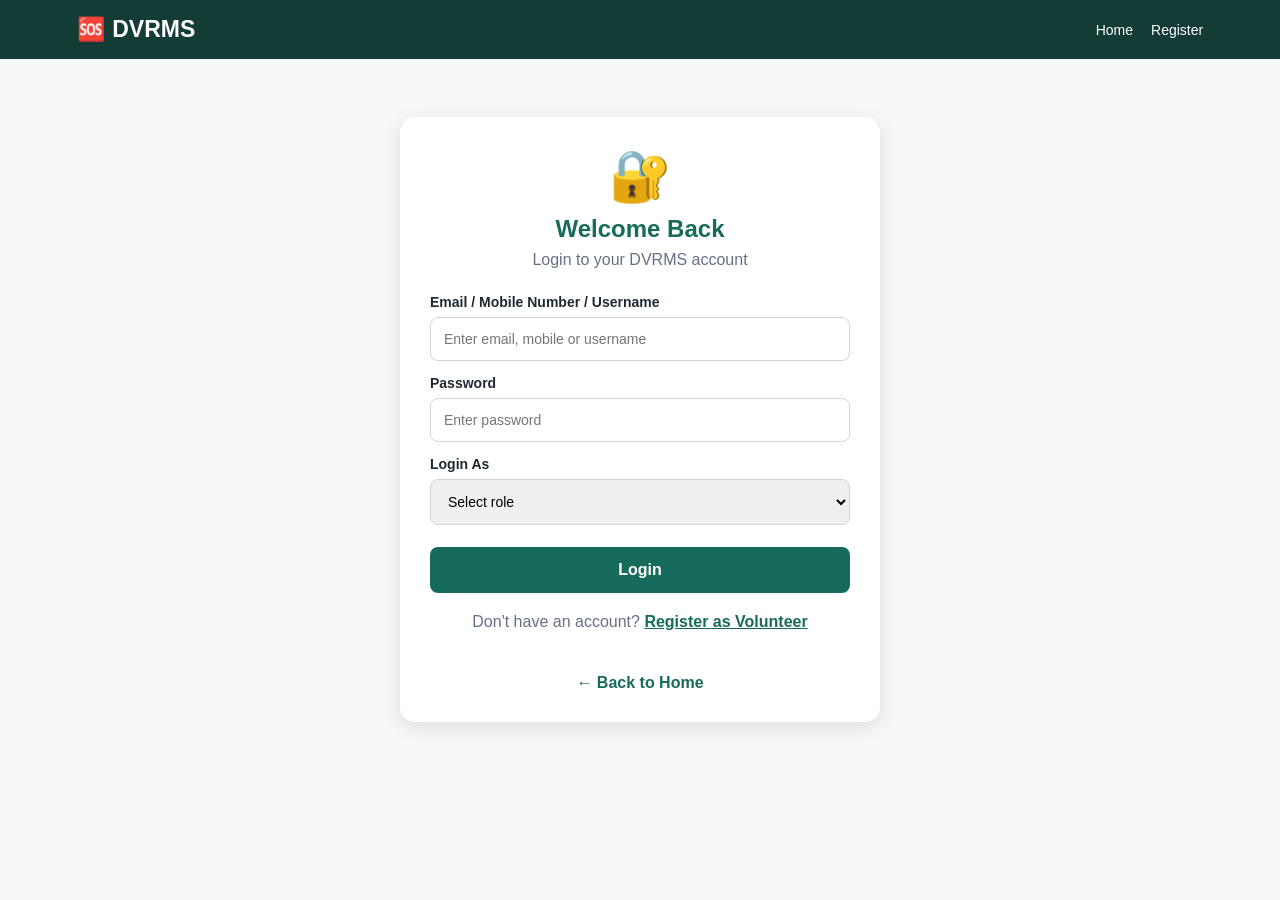
<file: index.html>
<!DOCTYPE html>
<html lang="en">
<head>
    <meta charset="UTF-8">
    <meta name="viewport" content="width=device-width, initial-scale=1.0">

    <title>DRVMS | Disaster Relief Volunteer Management System</title>
    <script>
    window.location.replace("login.html");
</script>

    <link rel="stylesheet" href="style.css">
</head>

<body>

    <!-- Header -->
    <header>
        <div class="logo">
            🆘 DRVMS
        </div>

        <nav>
            <a href="index.html">Home</a>
            <a href="alerts.html">Alerts</a>
            <a href="requests.html">Relief</a>
            <a href="login.html">Login</a>
        </nav>
    </header>


    <!-- Hero Section -->
    <section class="hero">

        <div class="hero-content">

            <div class="hero-icon">🤝</div>

            <h1>
                Disaster Relief Volunteer
                Management System
            </h1>

            <p>
                Connecting volunteers, relief teams and
                affected people during disaster situations.
            </p>

            <div class="hero-buttons">

                <a href="register.html" class="btn primary">
                    🙋 Join as Volunteer
                </a>

                <a href="requests.html" class="btn secondary">
                    🆘 Request Relief
                </a>

            </div>

        </div>

    </section>


    <!-- Services -->
    <section class="services">

        <h2>Our Services</h2>

        <p class="section-text">
            DRVMS helps coordinate disaster relief activities
            quickly and efficiently.
        </p>


        <div class="service-grid">

            <div class="service-card">
                <div class="service-icon">🙋</div>
                <h3>Volunteer Management</h3>
                <p>
                    Register volunteers and manage their
                    availability and activities.
                </p>
            </div>


            <div class="service-card">
                <div class="service-icon">🆘</div>
                <h3>Relief Requests</h3>
                <p>
                    People in affected areas can submit
                    requests for emergency assistance.
                </p>
            </div>


            <div class="service-card">
                <div class="service-icon">📦</div>
                <h3>Resource Management</h3>
                <p>
                    Track food, water, medicines and
                    other relief materials.
                </p>
            </div>


            <div class="service-card">
                <div class="service-icon">📢</div>
                <h3>Disaster Alerts</h3>
                <p>
                    Display important disaster and
                    emergency information.
                </p>
            </div>


            <div class="service-card">
                <div class="service-icon">📍</div>
                <h3>Location Support</h3>
                <p>
                    Identify affected locations and
                    organize relief activities.
                </p>
            </div>


            <div class="service-card">
                <div class="service-icon">📋</div>
                <h3>Task Coordination</h3>
                <p>
                    Assign relief tasks to volunteers
                    and monitor their status.
                </p>
            </div>

        </div>

    </section>


    <!-- How It Works -->
    <section class="how-it-works">

        <h2>How DVRMS Works</h2>

        <div class="steps">

            <div class="step">
                <span>1</span>
                <h3>Register</h3>
                <p>Volunteers register on the platform.</p>
            </div>

            <div class="step">
                <span>2</span>
                <h3>Report</h3>
                <p>Affected people submit relief requests.</p>
            </div>

            <div class="step">
                <span>3</span>
                <h3>Coordinate</h3>
                <p>Tasks and resources are coordinated.</p>
            </div>

            <div class="step">
                <span>4</span>
                <h3>Respond</h3>
                <p>Volunteers provide required assistance.</p>
            </div>

        </div>

    </section>


    <!-- Footer -->
    <footer>

        <h3>DRVMS</h3>

        <p>
            Disaster Relief Volunteer Management System
        </p>

        <p class="copyright">
            © 2026 DVRMS. All Rights Reserved.
        </p>

    </footer>


</body>
</html>
</file>
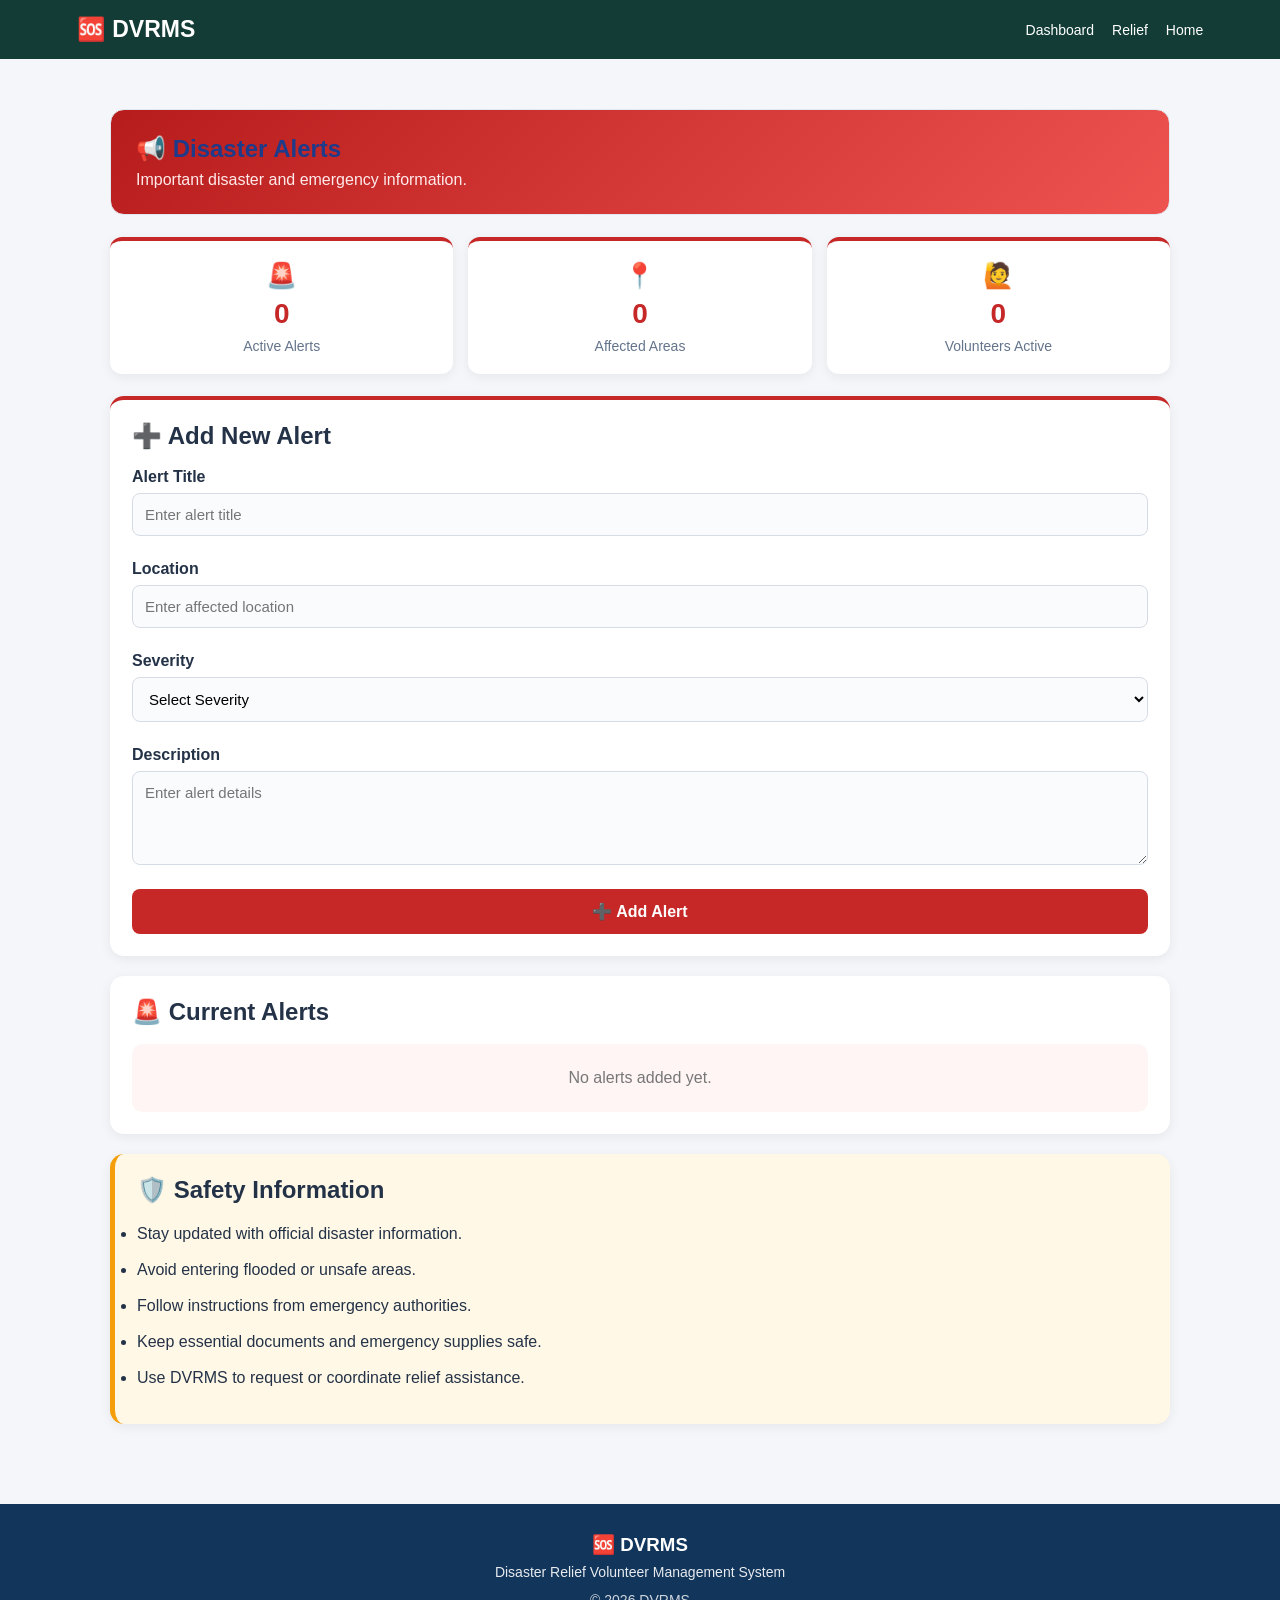
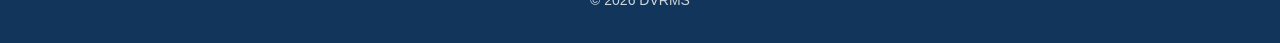
<file: alerts.html>
<!DOCTYPE html>
<html lang="en">
<head>
<meta charset="UTF-8">
<meta name="viewport" content="width=device-width, initial-scale=1.0">
<title>DVRMS | Disaster Alerts</title>
<link rel="stylesheet" href="style.css">

<style>
:root {
    --alert-red: #c62828;
    --light-red: #fff1f1;
    --dark: #243247;
}

body {
    background: #f4f6fa;
    color: var(--dark);
}

.page-container {
    padding-top: 25px;
    padding-bottom: 35px;
}

.page-header {
    background: linear-gradient(135deg, #b71c1c, #ef5350);
    color: white;
    padding: 25px;
    border-radius: 14px;
    margin-bottom: 22px;
}

.page-header h1 {
    margin: 0 0 8px;
}

.page-header p {
    margin: 0;
    color: #ffeaea;
}

.alert-summary {
    display: grid;
    grid-template-columns: repeat(auto-fit, minmax(140px, 1fr));
    gap: 15px;
    margin-bottom: 22px;
}

.alert-stat {
    background: white;
    padding: 20px 12px;
    border-radius: 12px;
    text-align: center;
    box-shadow: 0 3px 12px #00000010;
    border-top: 4px solid var(--alert-red);
}

.alert-stat span {
    font-size: 25px;
}

.alert-stat h2 {
    color: var(--alert-red);
    font-size: 28px;
    margin: 8px 0;
}

.alert-stat p {
    margin: 0;
    color: #64748b;
    font-size: 14px;
}

.alert-form,
.alerts-container,
.safety-box {
    background: white;
    padding: 22px;
    border-radius: 14px;
    margin: 20px 0;
    box-shadow: 0 3px 12px #00000010;
}

.alert-form {
    border-top: 4px solid var(--alert-red);
}

.alert-form h2,
.alerts-container h2,
.safety-box h2 {
    margin-top: 0;
    margin-bottom: 18px;
}

.alert-form label {
    display: block;
    font-weight: 600;
    margin-top: 12px;
}

.alert-form input,
.alert-form select,
.alert-form textarea {
    width: 100%;
    padding: 12px;
    margin: 7px 0 12px;
    border: 1px solid #d5dce5;
    border-radius: 8px;
    box-sizing: border-box;
    font-size: 15px;
    background: #fafbfc;
    outline: none;
}

.alert-form input:focus,
.alert-form select:focus,
.alert-form textarea:focus {
    border-color: var(--alert-red);
    box-shadow: 0 0 0 2px #c6282815;
}

.alert-form button {
    width: 100%;
    background: var(--alert-red);
    color: white;
    border: none;
    padding: 13px;
    border-radius: 8px;
    font-size: 16px;
    font-weight: bold;
    cursor: pointer;
    margin-top: 8px;
}

.alert-form button:hover {
    background: #a51f1f;
}

.alert-card {
    background: #fff;
    padding: 18px;
    margin: 15px 0;
    border-radius: 12px;
    border: 1px solid #e5e7eb;
    border-left: 5px solid #999;
    box-shadow: 0 2px 8px #0000000d;
}

.high-alert { border-left-color: #dc2626; }
.medium-alert { border-left-color: #f59e0b; }
.low-alert { border-left-color: #16a34a; }

.alert-top {
    display: flex;
    justify-content: space-between;
    align-items: center;
    flex-wrap: wrap;
    gap: 8px;
}

.alert-top h3 {
    margin: 0;
}

.alert-level {
    font-size: 12px;
    font-weight: bold;
    padding: 6px 11px;
    border-radius: 20px;
    background: var(--light-red);
    color: var(--alert-red);
}

.alert-card p {
    line-height: 1.6;
    color: #475569;
}

.alert-card small {
    color: #64748b;
    font-weight: 600;
}

.delete-alert {
    background: #dc2626;
    color: white;
    border: none;
    padding: 9px 15px;
    border-radius: 7px;
    margin-top: 14px;
    cursor: pointer;
}

.delete-alert:hover {
    background: #a51f1f;
}

.empty-alert {
    background: #fff5f5;
    padding: 25px;
    border-radius: 10px;
    text-align: center;
    color: #777;
}

.safety-box {
    background: #fff8e7;
    border-left: 5px solid #f59e0b;
}

.safety-box li {
    margin: 12px 0;
    line-height: 1.5;
}

footer {
    margin-top: 25px;
}

@media(max-width: 480px) {
    .page-header {
        padding: 20px;
    }

    .alert-form,
    .alerts-container,
    .safety-box {
        padding: 16px;
    }

    .alert-top h3 {
        font-size: 17px;
    }
}
</style>
</head>

<body>

<header>
    <div class="logo">🆘 DVRMS</div>
    <nav>
        <a href="dashboard.html">Dashboard</a>
        <a href="requests.html">Relief</a>
        <a href="index.html">Home</a>
    </nav>
</header>

<main class="page-container">

    <section class="page-header">
        <div>
            <h1>📢 Disaster Alerts</h1>
            <p>Important disaster and emergency information.</p>
        </div>
    </section>

    <section class="alert-summary">

        <div class="alert-stat">
            <span>🚨</span>
            <h2 id="activeCount">0</h2>
            <p>Active Alerts</p>
        </div>

        <div class="alert-stat">
            <span>📍</span>
            <h2 id="areaCount">0</h2>
            <p>Affected Areas</p>
        </div>

        <div class="alert-stat">
            <span>🙋</span>
            <h2 id="volunteerCount">0</h2>
            <p>Volunteers Active</p>
        </div>

    </section>

    <section class="alert-form">

        <h2>➕ Add New Alert</h2>

        <form id="alertForm">

            <label>Alert Title</label>
            <input type="text" id="alertTitle"
                   placeholder="Enter alert title" required>

            <label>Location</label>
            <input type="text" id="alertLocation"
                   placeholder="Enter affected location" required>

            <label>Severity</label>
            <select id="alertSeverity" required>
                <option value="">Select Severity</option>
                <option value="HIGH">High</option>
                <option value="MEDIUM">Medium</option>
                <option value="LOW">Low</option>
            </select>

            <label>Description</label>
            <textarea id="alertDescription" rows="4"
                      placeholder="Enter alert details" required></textarea>

            <button type="submit">➕ Add Alert</button>

        </form>

    </section>

    <section class="alerts-container">

        <h2>🚨 Current Alerts</h2>
        <div id="alertsList"></div>

    </section>

    <section class="safety-box">

        <h2>🛡️ Safety Information</h2>

        <ul>
            <li>Stay updated with official disaster information.</li>
            <li>Avoid entering flooded or unsafe areas.</li>
            <li>Follow instructions from emergency authorities.</li>
            <li>Keep essential documents and emergency supplies safe.</li>
            <li>Use DVRMS to request or coordinate relief assistance.</li>
        </ul>

    </section>

</main>

<footer>
    <h3>🆘 DVRMS</h3>
    <p>Disaster Relief Volunteer Management System</p>
    <p class="copyright">© 2026 DVRMS</p>
</footer>

<script>
const form = document.getElementById("alertForm");
const alertsList = document.getElementById("alertsList");

function getAlerts() {
    try {
        return JSON.parse(localStorage.getItem("alertData")) || [];
    } catch(e) {
        return [];
    }
}

function saveAlerts(alerts) {
    localStorage.setItem("alertData", JSON.stringify(alerts));
}

function renderAlerts() {

    const alerts = getAlerts();
    alertsList.innerHTML = "";

    document.getElementById("activeCount").textContent =
        alerts.length;

    const areas = new Set(
        alerts.map(a => a.location.trim().toLowerCase())
    );

    document.getElementById("areaCount").textContent =
        areas.size;

    let volunteers = [];

    try {
        volunteers = JSON.parse(
            localStorage.getItem("volunteerList")
        ) || [];
    } catch(e) {}

    document.getElementById("volunteerCount").textContent =
        volunteers.length;

    if(alerts.length === 0) {
        alertsList.innerHTML =
            '<div class="empty-alert">No alerts added yet.</div>';
        return;
    }

    alerts.forEach((alert, index) => {

        const card = document.createElement("div");
        const severity = (alert.severity || "LOW").toLowerCase();

        card.className = "alert-card " + severity + "-alert";

        const top = document.createElement("div");
        top.className = "alert-top";

        const title = document.createElement("h3");
        title.textContent = "🚨 " + alert.title;

        const level = document.createElement("span");
        level.className = "alert-level";
        level.textContent = alert.severity;

        top.append(title, level);

        const description = document.createElement("p");
        description.textContent = alert.description;

        const location = document.createElement("small");
        location.textContent = "📍 " + alert.location;

        const removeButton = document.createElement("button");
        removeButton.className = "delete-alert";
        removeButton.textContent = "🗑 Delete Alert";

        removeButton.addEventListener("click", function() {

            if(!confirm("Are you sure you want to delete this alert?")) {
                return;
            }

            const updatedAlerts = getAlerts();
            updatedAlerts.splice(index, 1);

            saveAlerts(updatedAlerts);
            renderAlerts();

            alert("Alert deleted successfully!");
        });

        card.append(top, description, location, removeButton);
        alertsList.appendChild(card);
    });
}

form.addEventListener("submit", function(e) {

    e.preventDefault();

    const newAlert = {
        title: document.getElementById("alertTitle").value.trim(),
        location: document.getElementById("alertLocation").value.trim(),
        severity: document.getElementById("alertSeverity").value,
        description: document.getElementById("alertDescription").value.trim()
    };

    const alerts = getAlerts();
    alerts.push(newAlert);

    saveAlerts(alerts);

    form.reset();
    renderAlerts();

    alert("Disaster alert added successfully!");
});

renderAlerts();
</script>

</body>
</html>
</file>
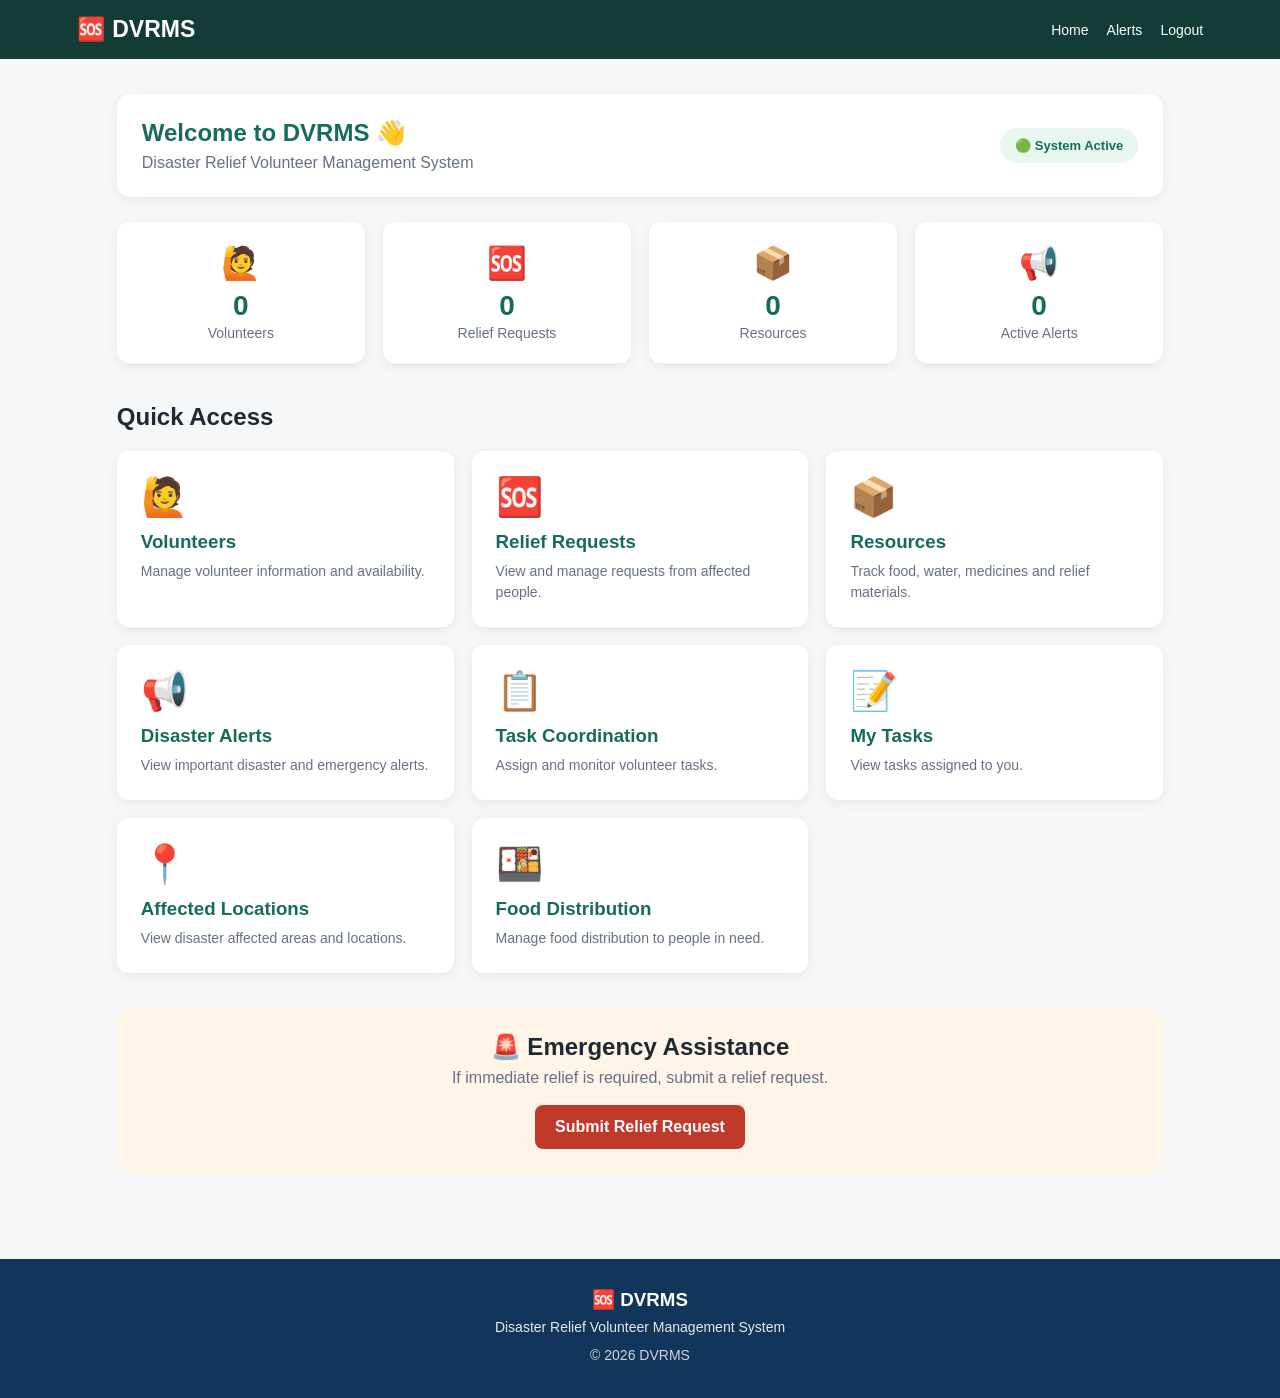
<file: dashboard.html>
<!DOCTYPE html>
<html lang="en">
<head>
    <meta charset="UTF-8">
    <meta name="viewport" content="width=device-width, initial-scale=1.0">

    <title>DVRMS | Dashboard</title>

    <link rel="stylesheet" href="style.css">
</head>

<body>

<header>
    <div class="logo">🆘 DVRMS</div>

    <nav>
        <a href="index.html">Home</a>
        <a href="alerts.html">Alerts</a>
        <a href="login.html" onclick="logout()">Logout</a>
    </nav>
</header>

<main class="dashboard">

    <!-- Welcome -->
    <section class="dashboard-welcome">

        <div>
            <h1 id="welcomeMessage">Welcome to DVRMS 👋</h1>
            <p>
                Disaster Relief Volunteer Management System
            </p>
        </div>

        <div class="status">
            🟢 System Active
        </div>

    </section>

    <!-- Statistics -->
    <section class="stats-grid">

        <div class="stat-card">
            <span>🙋</span>
            <h2 id="volunteerCount">0</h2>
            <p>Volunteers</p>
        </div>

        <div class="stat-card">
            <span>🆘</span>
            <h2 id="requestCount">0</h2>
            <p>Relief Requests</p>
        </div>

        <div class="stat-card">
            <span>📦</span>
            <h2 id="resourceCount">0</h2>
            <p>Resources</p>
        </div>

        <div class="stat-card">
            <span>📢</span>
            <h2 id="alertCount">0</h2>
            <p>Active Alerts</p>
        </div>

    </section>

    <!-- Main Modules -->
    <section class="dashboard-section">

        <h2>Quick Access</h2>

        <div class="dashboard-grid">

            <a href="volunteer.html" class="dashboard-card">
                <span>🙋</span>
                <h3>Volunteers</h3>
                <p>Manage volunteer information and availability.</p>
            </a>

            <a href="requests.html" class="dashboard-card">
                <span>🆘</span>
                <h3>Relief Requests</h3>
                <p>View and manage requests from affected people.</p>
            </a>

            <a href="resources.html" class="dashboard-card">
                <span>📦</span>
                <h3>Resources</h3>
                <p>Track food, water, medicines and relief materials.</p>
            </a>

            <a href="alerts.html" class="dashboard-card">
                <span>📢</span>
                <h3>Disaster Alerts</h3>
                <p>View important disaster and emergency alerts.</p>
            </a>

            <a href="tasks.html" class="dashboard-card">
                <span>📋</span>
                <h3>Task Coordination</h3>
                <p>Assign and monitor volunteer tasks.</p>
            </a>

            <a href="mytasks.html" class="dashboard-card">
                <span>📝</span>
                <h3>My Tasks</h3>
                <p>View tasks assigned to you.</p>
            </a>

            <a href="locations.html" class="dashboard-card">
                <span>📍</span>
                <h3>Affected Locations</h3>
                <p>View disaster affected areas and locations.</p>
            </a>

            <a href="food.html" class="dashboard-card">
                <span>🍱</span>
                <h3>Food Distribution</h3>
                <p>Manage food distribution to people in need.</p>
            </a>

        </div>

    </section>

    <!-- Emergency Section -->
    <section class="emergency">

        <h2>🚨 Emergency Assistance</h2>

        <p>
            If immediate relief is required, submit a relief request.
        </p>

        <a href="requests.html" class="emergency-btn">
            Submit Relief Request
        </a>

    </section>

</main>

<footer>

    <h3>🆘 DVRMS</h3>

    <p>
        Disaster Relief Volunteer Management System
    </p>

    <p class="copyright">
        © 2026 DVRMS
    </p>

</footer>

<script>

// Read saved data safely
function getSavedData(key) {
    try {
        const data = JSON.parse(localStorage.getItem(key));
        return Array.isArray(data) ? data : [];
    } catch (error) {
        return [];
    }
}

// Update dashboard counts
function updateDashboard() {

    const volunteers = getSavedData("volunteerList");
    const requests = getSavedData("reliefRequests");
    const resources = getSavedData("resourceData");
    const alerts = getSavedData("alertData");

    document.getElementById("volunteerCount").textContent =
        volunteers.length;

    document.getElementById("requestCount").textContent =
        requests.length;

    document.getElementById("resourceCount").textContent =
        resources.length;

    document.getElementById("alertCount").textContent =
        alerts.filter(alert => alert.active !== false).length;

    // Welcome message based on logged-in user
    const welcome = document.getElementById("welcomeMessage");
    const userName = localStorage.getItem("userName");

    if (welcome && userName) {
        welcome.textContent = "Welcome, " + userName + " 👋";
    } else if (welcome) {
        welcome.textContent = "Welcome to DVRMS 👋";
    }
}

// Logout
function logout() {
    localStorage.removeItem("isLoggedIn");
    localStorage.removeItem("userRole");
    localStorage.removeItem("userName");
    localStorage.removeItem("userMobile");
}

updateDashboard();

</script>

</body>
</html>
</file>
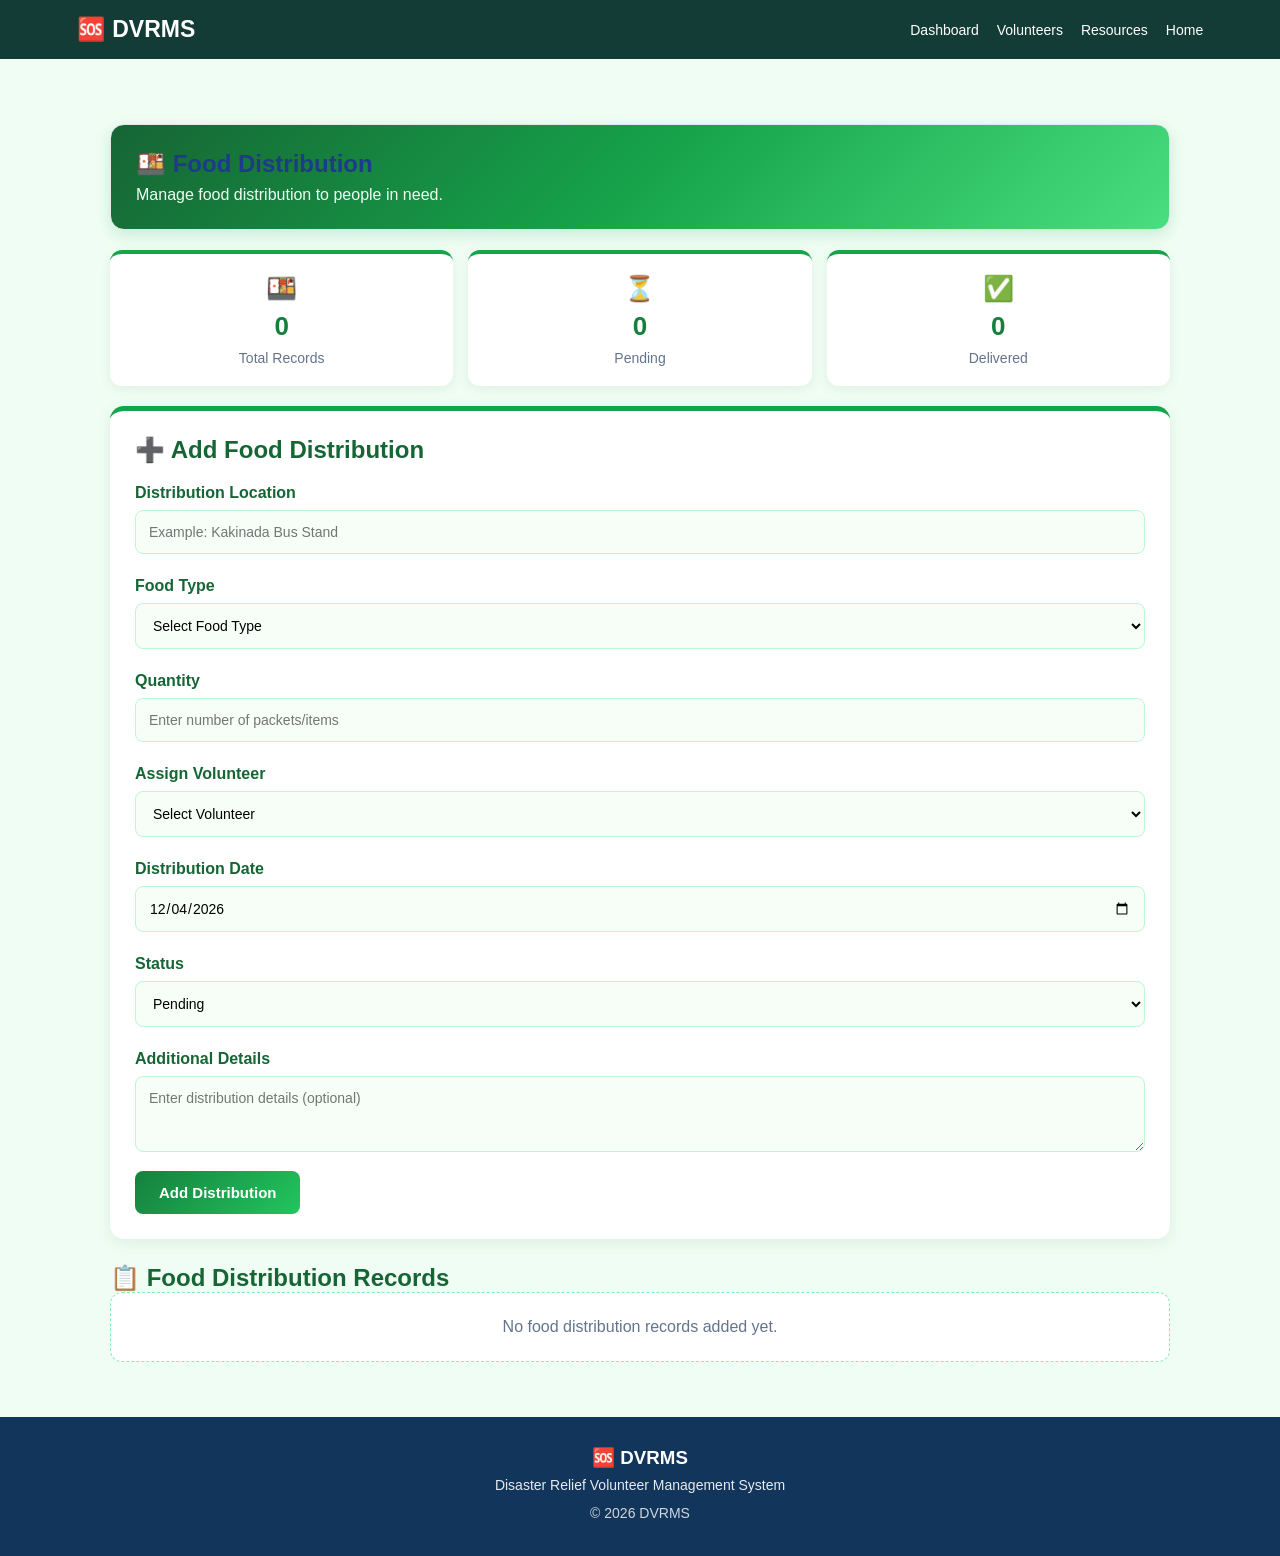
<file: food.html>
<!DOCTYPE html>
<html lang="en">
<head>
<meta charset="UTF-8">
<meta name="viewport" content="width=device-width, initial-scale=1.0">
<title>DVRMS | Food Distribution</title>
<link rel="stylesheet" href="style.css">

<style>
body {
    background: #f0fdf4;
}

/* Page Header */
.page-header {
    background: linear-gradient(135deg, #166534, #16a34a, #4ade80);
    color: white;
    padding: 25px;
    border-radius: 14px;
    margin: 20px 0;
    box-shadow: 0 5px 15px rgba(22,163,74,0.18);
}

.page-header h1 {
    margin: 0 0 8px;
}

.page-header p {
    margin: 0;
    color: #f0fdf4;
}

/* Food Summary */
.food-summary {
    display: flex;
    gap: 15px;
    flex-wrap: wrap;
    margin: 20px 0;
}

.food-stat {
    background: white;
    padding: 20px 15px;
    border-radius: 12px;
    flex: 1;
    min-width: 110px;
    text-align: center;
    box-shadow: 0 3px 12px rgba(22,101,52,0.08);
    border-top: 4px solid #16a34a;
    transition: 0.3s;
}

.food-stat:hover {
    transform: translateY(-3px);
}

.food-stat span {
    font-size: 25px;
}

.food-stat h2 {
    color: #15803d;
    margin: 8px 0;
    font-size: 26px;
}

.food-stat p {
    color: #64748b;
    margin: 0;
    font-size: 14px;
}

/* Food Form */
.food-form {
    background: white;
    padding: 25px;
    border-radius: 14px;
    margin: 20px 0;
    box-shadow: 0 4px 15px rgba(22,101,52,0.09);
    border-top: 5px solid #16a34a;
}

.food-form h2 {
    color: #166534;
    margin-top: 0;
    margin-bottom: 20px;
}

.food-form label {
    display: block;
    color: #166534;
    font-weight: 600;
    margin-top: 8px;
}

.food-form input,
.food-form select,
.food-form textarea {
    width: 100%;
    padding: 13px;
    margin: 8px 0 15px;
    border: 1px solid #bbf7d0;
    border-radius: 8px;
    box-sizing: border-box;
    font-size: 14px;
    background: #f7fef8;
    outline: none;
    transition: 0.3s;
}

.food-form input:focus,
.food-form select:focus,
.food-form textarea:focus {
    border-color: #16a34a;
    box-shadow: 0 0 0 3px rgba(22,163,74,0.12);
    background: white;
}

.food-form textarea {
    resize: vertical;
}

.food-form button {
    background: linear-gradient(135deg, #15803d, #22c55e);
    color: white;
    border: none;
    padding: 13px 24px;
    border-radius: 8px;
    cursor: pointer;
    font-size: 15px;
    font-weight: 600;
    transition: 0.3s;
}

.food-form button:hover {
    background: #166534;
    transform: translateY(-2px);
}

/* Distribution List */
section > h2 {
    color: #166534;
    margin-top: 25px;
}

/* Food Cards */
.food-card {
    background: white;
    padding: 20px;
    margin: 16px 0;
    border-radius: 12px;
    border-left: 5px solid #16a34a;
    box-shadow: 0 3px 12px rgba(22,101,52,0.08);
    transition: 0.3s;
}

.food-card:hover {
    transform: translateY(-3px);
    box-shadow: 0 6px 18px rgba(22,101,52,0.13);
}

.food-card h3 {
    margin-top: 0;
    color: #15803d;
    font-size: 19px;
}

.food-card p {
    color: #475569;
    line-height: 1.6;
    overflow-wrap: anywhere;
}

/* Delivery Status */
.status-select {
    padding: 10px;
    border: 1px solid #86efac;
    border-radius: 7px;
    margin-top: 8px;
    background: #f0fdf4;
    color: #166534;
    font-weight: 600;
    outline: none;
}

/* Delete Button */
.delete-btn {
    background: #dc2626;
    color: white;
    border: none;
    padding: 9px 16px;
    border-radius: 7px;
    margin-top: 12px;
    cursor: pointer;
    font-weight: 600;
}

.delete-btn:hover {
    background: #b91c1c;
}

/* Empty Message */
.empty {
    background: white;
    padding: 25px;
    text-align: center;
    border-radius: 12px;
    color: #64748b;
    border: 1px dashed #86efac;
}

/* Footer */
footer {
    margin-top: 35px;
}

/* Mobile Responsive */
@media (max-width: 600px) {
    .page-header {
        padding: 20px;
    }

    .food-form {
        padding: 18px;
    }

    .food-card {
        padding: 16px;
    }

    .food-form button {
        width: 100%;
    }

    .food-stat {
        min-width: 90px;
    }
}
</style>
</head>

<body>

<header>
    <div class="logo">🆘 DVRMS</div>

    <nav>
        <a href="dashboard.html">Dashboard</a>
        <a href="volunteer.html">Volunteers</a>
        <a href="resources.html">Resources</a>
        <a href="index.html">Home</a>
    </nav>
</header>

<main class="page-container">

    <section class="page-header">
        <div>
            <h1>🍱 Food Distribution</h1>
            <p>Manage food distribution to people in need.</p>
        </div>
    </section>

    <section class="food-summary">

        <div class="food-stat">
            <span>🍱</span>
            <h2 id="totalCount">0</h2>
            <p>Total Records</p>
        </div>

        <div class="food-stat">
            <span>⏳</span>
            <h2 id="pendingCount">0</h2>
            <p>Pending</p>
        </div>

        <div class="food-stat">
            <span>✅</span>
            <h2 id="deliveredCount">0</h2>
            <p>Delivered</p>
        </div>

    </section>

    <section class="food-form">

        <h2>➕ Add Food Distribution</h2>

        <form id="foodForm">

            <label>Distribution Location</label>
            <input type="text" id="foodLocation"
            placeholder="Example: Kakinada Bus Stand"
            required>

            <label>Food Type</label>
            <select id="foodType" required>
                <option value="">Select Food Type</option>
                <option>Food Packets</option>
                <option>Meals</option>
                <option>Drinking Water</option>
                <option>Breakfast</option>
                <option>Lunch</option>
                <option>Other</option>
            </select>

            <label>Quantity</label>
            <input type="number" id="foodQuantity"
            placeholder="Enter number of packets/items"
            min="1" required>

            <label>Assign Volunteer</label>
            <select id="foodVolunteer" required>
                <option value="">Select Volunteer</option>
            </select>

            <label>Distribution Date</label>
            <input type="date" id="foodDate" required>

            <label>Status</label>
            <select id="foodStatus" required>
                <option value="Pending">Pending</option>
                <option value="Assigned">Assigned</option>
                <option value="Delivered">Delivered</option>
            </select>

            <label>Additional Details</label>
            <textarea id="foodDetails" rows="3"
            placeholder="Enter distribution details (optional)"></textarea>

            <button type="submit">Add Distribution</button>

        </form>

    </section>

    <section>

        <h2>📋 Food Distribution Records</h2>

        <div id="foodList"></div>

    </section>

</main>

<footer>
    <h3>🆘 DVRMS</h3>
    <p>Disaster Relief Volunteer Management System</p>
    <p class="copyright">© 2026 DVRMS</p>
</footer>

<script>

const form = document.getElementById("foodForm");
const foodList = document.getElementById("foodList");

function getFoodRecords() {
    try {
        const data = JSON.parse(
            localStorage.getItem("foodData")
        );

        return Array.isArray(data) ? data : [];

    } catch(e) {
        return [];
    }
}

function saveFoodRecords(records) {
    localStorage.setItem(
        "foodData",
        JSON.stringify(records)
    );
}

function loadVolunteers() {

    const select = document.getElementById("foodVolunteer");

    select.innerHTML =
        '<option value="">Select Volunteer</option>';

    let volunteers = [];

    try {
        volunteers = JSON.parse(
            localStorage.getItem("volunteerList")
        ) || [];
    } catch(e) {}

    if(volunteers.length === 0) {

        const option = document.createElement("option");
        option.value = "Not Assigned";
        option.textContent = "Not Assigned";

        select.appendChild(option);

        return;
    }

    volunteers.forEach(volunteer => {

        const option = document.createElement("option");

        option.value = volunteer.name;
        option.textContent = volunteer.name;

        select.appendChild(option);

    });
}

function showFoodRecords() {

    const records = getFoodRecords();

    foodList.innerHTML = "";

    document.getElementById("totalCount").textContent =
        records.length;

    document.getElementById("pendingCount").textContent =
        records.filter(item => item.status === "Pending").length;

    document.getElementById("deliveredCount").textContent =
        records.filter(item => item.status === "Delivered").length;

    if(records.length === 0) {

        foodList.innerHTML =
        '<div class="empty">No food distribution records added yet.</div>';

        return;
    }

    records.forEach((item, index) => {

        const card = document.createElement("div");
        card.className = "food-card";

        const heading = document.createElement("h3");
        heading.textContent = "🍱 " + item.location;

        const type = document.createElement("p");
        type.textContent = "Food Type: " + item.foodType;

        const quantity = document.createElement("p");
        quantity.textContent = "Quantity: " + item.quantity;

        const volunteer = document.createElement("p");
        volunteer.textContent = "🙋 Volunteer: " + item.volunteer;

        const date = document.createElement("p");
        date.textContent = "📅 Date: " + item.date;

        const details = document.createElement("p");
        details.textContent = "Details: " + (item.details || "None");

        const statusLabel = document.createElement("label");
        statusLabel.textContent = "Delivery Status: ";

        const statusSelect = document.createElement("select");
        statusSelect.className = "status-select";

        ["Pending", "Assigned", "Delivered"].forEach(status => {

            const option = document.createElement("option");
            option.value = status;
            option.textContent = status;

            statusSelect.appendChild(option);

        });

        statusSelect.value = item.status;

        statusSelect.addEventListener("change", function() {

            const updated = getFoodRecords();

            updated[index].status = statusSelect.value;

            saveFoodRecords(updated);
            showFoodRecords();

        });

        const button = document.createElement("button");

        button.className = "delete-btn";
        button.textContent = "Delete Record";

        button.addEventListener("click", function() {

            const confirmDelete = confirm(
                "Are you sure you want to delete this food distribution record?"
            );

            if(!confirmDelete) {
                return;
            }

            const updated = getFoodRecords();

            updated.splice(index, 1);

            saveFoodRecords(updated);

            showFoodRecords();

            alert("Food distribution record deleted successfully!");

        });

        statusLabel.appendChild(statusSelect);

        card.append(
            heading,
            type,
            quantity,
            volunteer,
            date,
            details,
            statusLabel,
            document.createElement("br"),
            button
        );

        foodList.appendChild(card);

    });

}

form.addEventListener("submit", function(e) {

    e.preventDefault();

    const food = {

        id: Date.now(),

        location: document.getElementById("foodLocation").value.trim(),

        foodType: document.getElementById("foodType").value,

        quantity: Number(
            document.getElementById("foodQuantity").value
        ),

        volunteer: document.getElementById("foodVolunteer").value,

        date: document.getElementById("foodDate").value,

        status: document.getElementById("foodStatus").value,

        details: document.getElementById("foodDetails").value.trim()

    };

    const records = getFoodRecords();

    records.push(food);

    saveFoodRecords(records);

    form.reset();

    showFoodRecords();

    alert("Food distribution added successfully!");

});

document.getElementById("foodDate").value =
    new Date().toLocaleDateString("en-CA");

loadVolunteers();
showFoodRecords();

</script>

</body>
</html>
</file>
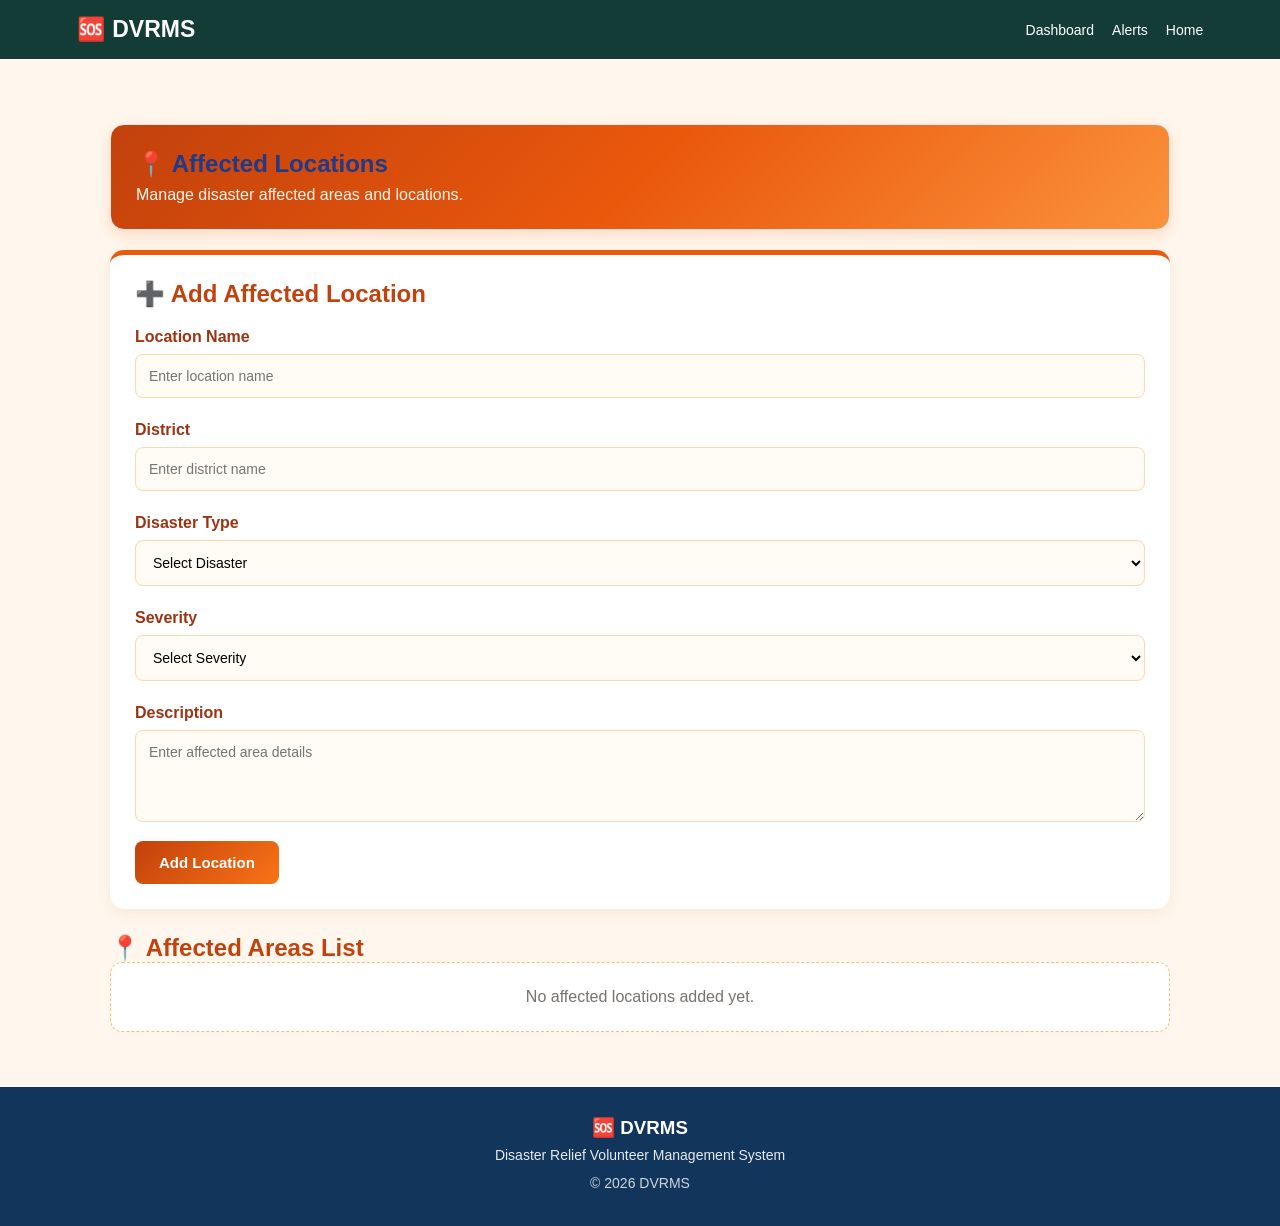
<file: locations.html>
<!DOCTYPE html>
<html lang="en">
<head>
<meta charset="UTF-8">
<meta name="viewport" content="width=device-width, initial-scale=1.0">
<title>DVRMS | Affected Locations</title>
<link rel="stylesheet" href="style.css">

<style>
body {
    background: #fff7ed;
}

/* Page Header */
.page-header {
    background: linear-gradient(135deg, #c2410c, #ea580c, #fb923c);
    color: white;
    padding: 25px;
    border-radius: 14px;
    margin: 20px 0;
    box-shadow: 0 5px 15px rgba(234,88,12,0.18);
}

.page-header h1 {
    margin: 0 0 8px;
}

.page-header p {
    margin: 0;
    color: #fff7ed;
}

/* Location Form */
.location-form {
    background: white;
    padding: 25px;
    border-radius: 14px;
    margin: 20px 0;
    box-shadow: 0 4px 15px rgba(194,65,12,0.09);
    border-top: 5px solid #ea580c;
}

.location-form h2 {
    color: #c2410c;
    margin-top: 0;
    margin-bottom: 20px;
}

.location-form label {
    display: block;
    color: #9a3412;
    font-weight: 600;
    margin-top: 8px;
}

.location-form input,
.location-form select,
.location-form textarea {
    width: 100%;
    padding: 13px;
    margin: 8px 0 15px;
    border: 1px solid #fed7aa;
    border-radius: 8px;
    box-sizing: border-box;
    font-size: 14px;
    background: #fffbf5;
    outline: none;
    transition: 0.3s;
}

.location-form input:focus,
.location-form select:focus,
.location-form textarea:focus {
    border-color: #ea580c;
    box-shadow: 0 0 0 3px rgba(234,88,12,0.12);
    background: white;
}

.location-form textarea {
    resize: vertical;
}

.location-form button {
    background: linear-gradient(135deg, #c2410c, #f97316);
    color: white;
    border: none;
    padding: 13px 24px;
    border-radius: 8px;
    cursor: pointer;
    font-size: 15px;
    font-weight: 600;
    transition: 0.3s;
}

.location-form button:hover {
    background: #9a3412;
    transform: translateY(-2px);
}

/* Location List */
section > h2 {
    color: #c2410c;
    margin-top: 25px;
}

.location-card {
    background: white;
    padding: 20px;
    margin: 16px 0;
    border-radius: 12px;
    border-left: 5px solid #ea580c;
    box-shadow: 0 3px 12px rgba(194,65,12,0.08);
    transition: 0.3s;
}

.location-card:hover {
    transform: translateY(-3px);
    box-shadow: 0 6px 18px rgba(194,65,12,0.13);
}

.location-card h3 {
    color: #c2410c;
    margin-top: 0;
    font-size: 19px;
}

.location-card p {
    color: #57534e;
    line-height: 1.6;
    overflow-wrap: anywhere;
}

/* Delete Button */
.delete-btn {
    background: #dc2626;
    color: white;
    border: none;
    padding: 9px 16px;
    border-radius: 7px;
    margin-top: 10px;
    cursor: pointer;
    font-weight: 600;
}

.delete-btn:hover {
    background: #b91c1c;
}

/* Empty Message */
.empty {
    background: white;
    padding: 25px;
    text-align: center;
    border-radius: 12px;
    color: #78716c;
    border: 1px dashed #fdba74;
}

/* Footer */
footer {
    margin-top: 35px;
}

/* Mobile Responsive */
@media (max-width: 600px) {
    .page-header {
        padding: 20px;
    }

    .location-form {
        padding: 18px;
    }

    .location-card {
        padding: 16px;
    }

    .location-form button {
        width: 100%;
    }
}
</style>
</head>

<body>

<header>
    <div class="logo">🆘 DVRMS</div>
    <nav>
        <a href="dashboard.html">Dashboard</a>
        <a href="alerts.html">Alerts</a>
        <a href="index.html">Home</a>
    </nav>
</header>

<main class="page-container">

<section class="page-header">
    <div>
        <h1>📍 Affected Locations</h1>
        <p>Manage disaster affected areas and locations.</p>
    </div>
</section>

<section class="location-form">

    <h2>➕ Add Affected Location</h2>

    <form id="locationForm">

        <label>Location Name</label>
        <input type="text" id="locationName"
        placeholder="Enter location name" required>

        <label>District</label>
        <input type="text" id="district"
        placeholder="Enter district name" required>

        <label>Disaster Type</label>
        <select id="disasterType" required>
            <option value="">Select Disaster</option>
            <option>Flood</option>
            <option>Heavy Rainfall</option>
            <option>Cyclone</option>
            <option>Earthquake</option>
            <option>Landslide</option>
            <option>Other</option>
        </select>

        <label>Severity</label>
        <select id="severity" required>
            <option value="">Select Severity</option>
            <option>High</option>
            <option>Medium</option>
            <option>Low</option>
        </select>

        <label>Description</label>
        <textarea id="description" rows="4"
        placeholder="Enter affected area details" required></textarea>

        <button type="submit">Add Location</button>

    </form>
</section>

<section>
    <h2>📍 Affected Areas List</h2>
    <div id="locationList"></div>
</section>

</main>

<footer>
    <h3>🆘 DVRMS</h3>
    <p>Disaster Relief Volunteer Management System</p>
    <p class="copyright">© 2026 DVRMS</p>
</footer>

<script>
const form = document.getElementById("locationForm");
const locationList = document.getElementById("locationList");

function getLocations() {
    try {
        return JSON.parse(localStorage.getItem("locationData")) || [];
    } catch(e) {
        return [];
    }
}

function saveLocations(locations) {
    localStorage.setItem("locationData", JSON.stringify(locations));
}

function showLocations() {
    const locations = getLocations();
    locationList.innerHTML = "";

    if(locations.length === 0) {
        locationList.innerHTML =
        '<div class="empty">No affected locations added yet.</div>';
        return;
    }

    locations.forEach((item, index) => {
        const card = document.createElement("div");
        card.className = "location-card";

        const title = document.createElement("h3");
        title.textContent = "📍 " + item.name;

        const district = document.createElement("p");
        district.textContent = "District: " + item.district;

        const disaster = document.createElement("p");
        disaster.textContent = "Disaster: " + item.disaster;

        const severity = document.createElement("p");
        severity.textContent = "Severity: " + item.severity;

        const description = document.createElement("p");
        description.textContent = item.description;

        const button = document.createElement("button");
        button.className = "delete-btn";
        button.textContent = "Delete Location";

        button.addEventListener("click", function() {

            const confirmDelete = confirm(
                "Are you sure you want to delete this location?"
            );

            if(!confirmDelete) {
                return;
            }

            const updated = getLocations();
            updated.splice(index, 1);

            saveLocations(updated);
            showLocations();

            alert("Location deleted successfully!");
        });

        card.append(
            title,
            district,
            disaster,
            severity,
            description,
            button
        );

        locationList.appendChild(card);
    });
}

form.addEventListener("submit", function(e) {
    e.preventDefault();

    const location = {
        name: document.getElementById("locationName").value.trim(),
        district: document.getElementById("district").value.trim(),
        disaster: document.getElementById("disasterType").value,
        severity: document.getElementById("severity").value,
        description: document.getElementById("description").value.trim()
    };

    const locations = getLocations();
    locations.push(location);

    saveLocations(locations);

    form.reset();
    showLocations();

    alert("Affected location added successfully!");
});

showLocations();
</script>

</body>
</html>
</file>
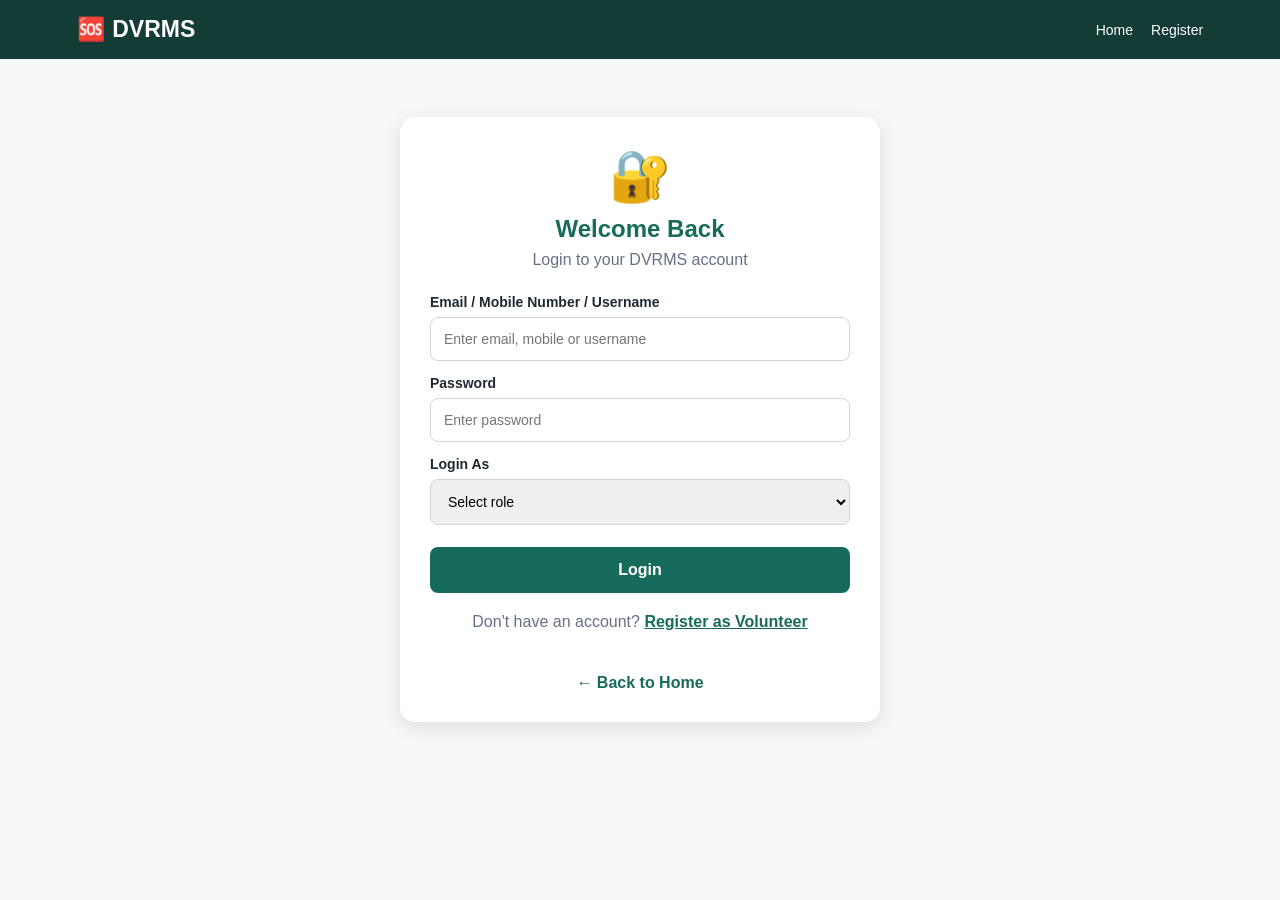
<file: login.html>
<!DOCTYPE html>
<html lang="en">
<head>
    <meta charset="UTF-8">
    <meta name="viewport" content="width=device-width, initial-scale=1.0">
    <title>DVRMS | Login</title>
    <link rel="stylesheet" href="style.css">
</head>

<body>

<header>
    <div class="logo">🆘 DVRMS</div>
    <nav>
        <a href="index.html">Home</a>
        <a href="register.html">Register</a>
    </nav>
</header>

<section class="login-section">
    <div class="login-box">

        <div class="login-icon">🔐</div>
        <h1>Welcome Back</h1>
        <p>Login to your DVRMS account</p>

        <form id="loginForm">

            <label>Email / Mobile Number / Username</label>
            <input type="text" id="loginUser"
                placeholder="Enter email, mobile or username" required>

            <label>Password</label>
            <input type="password" id="loginPassword"
                placeholder="Enter password" required>

            <label>Login As</label>
            <select id="loginRole" required>
                <option value="">Select role</option>
                <option value="volunteer">Volunteer</option>
                <option value="relief">Relief Worker</option>
                <option value="admin">Administrator</option>
            </select>

            <button type="submit" class="login-btn">Login</button>

        </form>

        <p class="register-text">
            Don't have an account?
            <a href="register.html">Register as Volunteer</a>
        </p>

        <a href="index.html" class="back-home">← Back to Home</a>

    </div>
</section>

<script>
document.getElementById("loginForm").addEventListener("submit", function(event) {

    event.preventDefault();

    const user = document.getElementById("loginUser").value.trim();
    const password = document.getElementById("loginPassword").value;
    const role = document.getElementById("loginRole").value;

    if (!user || !password || !role) {
        alert("Please fill all fields.");
        return;
    }

    // ADMIN LOGIN
    if (role === "admin") {

        if (user === "admin" && password === "admin123") {

            localStorage.setItem("isLoggedIn", "true");
            localStorage.setItem("userRole", "admin");
            localStorage.setItem("userName", "Administrator");

            alert("Admin Login Successful!");

            window.location.href = "dashboard.html";
            return;

        } else {
            alert("Invalid Admin Username or Password!");
            return;
        }
    }

    // VOLUNTEER LOGIN
    if (role === "volunteer") {

        const volunteers = JSON.parse(
            localStorage.getItem("volunteerList") || "[]"
        );

        const foundVolunteer = volunteers.find(function(volunteer) {
            return (
                ((volunteer.email || "").toLowerCase() === user.toLowerCase() ||
                 volunteer.mobile === user) &&
                volunteer.password === password
            );
        });

        if (!foundVolunteer) {
            alert("Invalid email/mobile number or password!");
            return;
        }

        localStorage.setItem("isLoggedIn", "true");
        localStorage.setItem("userRole", "volunteer");
        localStorage.setItem("userName", foundVolunteer.name);
        localStorage.setItem("userMobile", foundVolunteer.mobile);

        alert("Volunteer Login Successful!");

        window.location.href = "dashboard.html";
        return;
    }

    // RELIEF WORKER
    if (role === "relief") {
        alert("Relief Worker login is not configured yet.");
        return;
    }

});
</script>

</body>
</html>
</file>
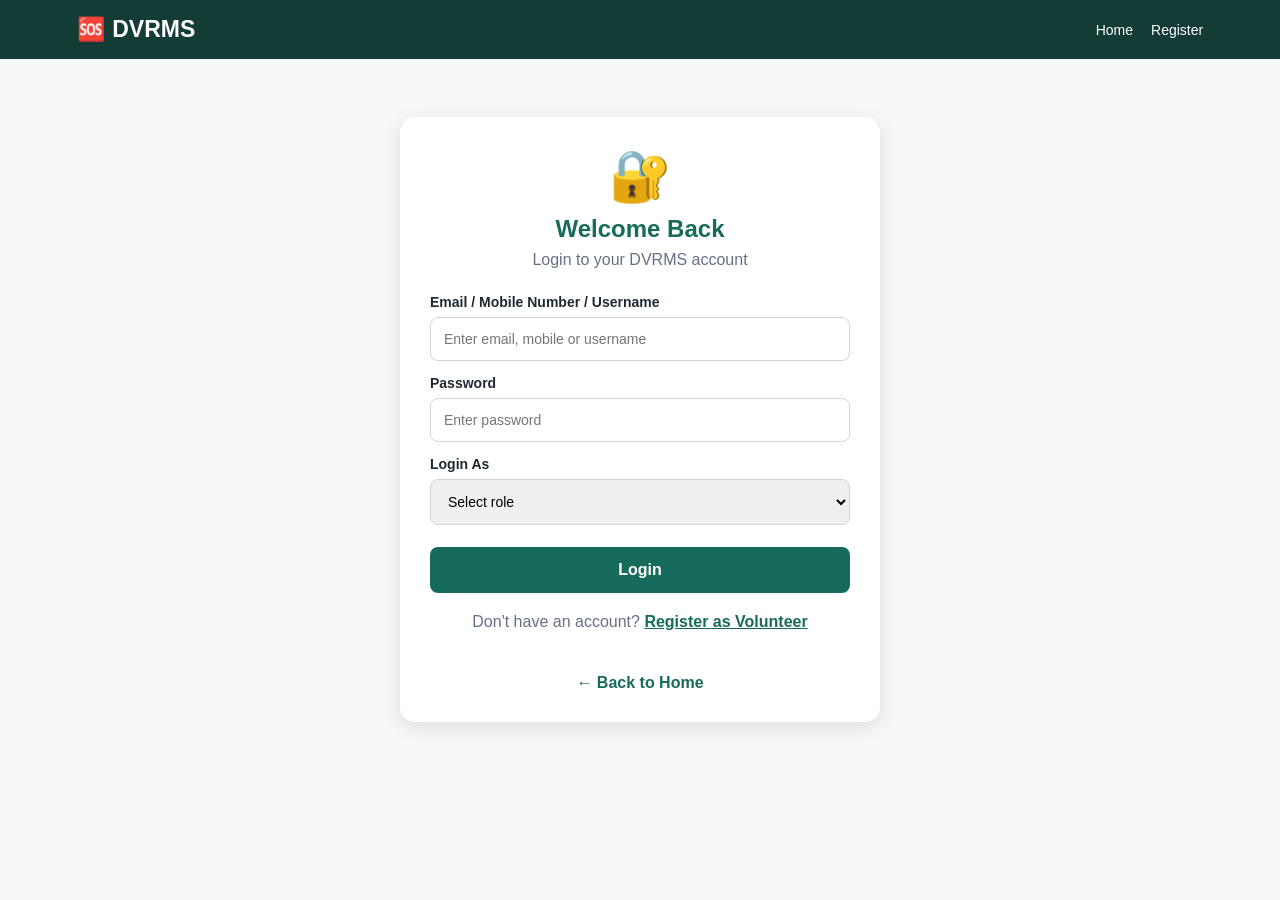
<file: mytasks.html>
<!DOCTYPE html>
<html lang="en">
<head>
    <meta charset="UTF-8">
    <meta name="viewport" content="width=device-width, initial-scale=1.0">
    <title>DVRMS | My Tasks</title>
    <link rel="stylesheet" href="style.css">

    <style>
        .mytasks-container {
            max-width: 1000px;
            margin: 30px auto;
            padding: 20px;
        }

        .mytasks-heading {
            margin-bottom: 25px;
        }

        .my-task-card {
            background: white;
            padding: 20px;
            margin-bottom: 18px;
            border-radius: 12px;
            box-shadow: 0 3px 12px rgba(0,0,0,0.08);
            border-left: 5px solid #2563eb;
        }

        .my-task-card h3 {
            margin-top: 0;
            color: #1e40af;
        }

        .task-info {
            margin: 8px 0;
            color: #444;
        }

        .priority {
            font-weight: bold;
        }

        .high { color: #dc2626; }
        .medium { color: #d97706; }
        .low { color: #16a34a; }

        .task-status {
            font-weight: bold;
            margin: 12px 0;
        }

        .completed {
            color: #16a34a;
        }

        .pending {
            color: #d97706;
        }

        .complete-btn {
            background: #16a34a;
            color: white;
            border: none;
            padding: 10px 16px;
            border-radius: 6px;
            cursor: pointer;
        }

        .complete-btn:disabled {
            background: #9ca3af;
            cursor: not-allowed;
        }

        .no-tasks {
            background: #eff6ff;
            padding: 25px;
            border-radius: 10px;
            text-align: center;
        }
    </style>
</head>

<body>

<header>
    <div class="logo">🆘 DVRMS</div>

    <nav>
        <a href="dashboard.html">Dashboard</a>
        <a href="login.html" onclick="logout()">Logout</a>
    </nav>
</header>

<main class="mytasks-container">

    <section class="mytasks-heading">
        <h1>📝 My Assigned Tasks</h1>
        <p id="volunteerWelcome">Your assigned tasks are shown here.</p>
    </section>

    <div id="taskList"></div>

</main>

<footer>
    <h3>🆘 DVRMS</h3>
    <p>Disaster Relief Volunteer Management System</p>
    <p class="copyright">© 2026 DVRMS</p>
</footer>

<script>

// Get logged-in volunteer
const userName = localStorage.getItem("userName");
const userRole = localStorage.getItem("userRole");

// Check login
if (
    localStorage.getItem("isLoggedIn") !== "true" ||
    userRole !== "volunteer" ||
    !userName
) {
    alert("Please login as a volunteer.");
    window.location.href = "login.html";

} else {

    document.getElementById("volunteerWelcome").textContent =
        "Welcome, " + userName + "! Here are your assigned tasks.";

    showMyTasks();
}

// Get saved tasks
function getTasks() {
    try {
        const tasks = JSON.parse(localStorage.getItem("taskData"));
        return Array.isArray(tasks) ? tasks : [];
    } catch (error) {
        return [];
    }
}

// Display volunteer tasks
function showMyTasks() {

    const tasks = getTasks();
    const taskList = document.getElementById("taskList");

    taskList.innerHTML = "";

    let found = false;

    tasks.forEach(function(task, index) {

        if (
            !task.volunteer ||
            task.volunteer.trim().toLowerCase() !==
            userName.trim().toLowerCase()
        ) {
            return;
        }

        found = true;

        const card = document.createElement("div");
        card.className = "my-task-card";

        const title = document.createElement("h3");
        title.textContent = "📋 " + task.name;

        const location = document.createElement("p");
        location.className = "task-info";
        location.textContent =
            "📍 Location: " + (task.location || "Not specified");

        const priority = document.createElement("p");
        priority.className = "task-info priority";

        const level = (task.priority || "Not specified").toLowerCase();

        priority.textContent =
            "Priority: " + (task.priority || "Not specified");

        priority.classList.add(
            level === "high" ? "high" :
            level === "medium" ? "medium" : "low"
        );

        const description = document.createElement("p");
        description.className = "task-info";
        description.textContent =
            "Description: " + (task.description || "No description");

        // Task status
        const status = document.createElement("p");
        status.className = "task-status";

        const isCompleted = task.status === "Completed";

        status.textContent = isCompleted
            ? "Status: Completed ✅"
            : "Status: Pending ⏳";

        status.classList.add(
            isCompleted ? "completed" : "pending"
        );

        // Complete button
        const button = document.createElement("button");
        button.className = "complete-btn";
        button.textContent = isCompleted
            ? "Completed ✓"
            : "Mark as Completed";

        button.disabled = isCompleted;

        button.onclick = function() {
            markCompleted(index);
        };

        card.appendChild(title);
        card.appendChild(location);
        card.appendChild(priority);
        card.appendChild(description);
        card.appendChild(status);
        card.appendChild(button);

        taskList.appendChild(card);
    });

    if (!found) {
        taskList.innerHTML = `
            <div class="no-tasks">
                <h3>No Tasks Assigned Yet!</h3>
                <p>Your assigned tasks will appear here.</p>
            </div>
        `;
    }
}

// Mark task as completed
function markCompleted(index) {

    const tasks = getTasks();

    if (!tasks[index]) return;

    if (
        !tasks[index].volunteer ||
        tasks[index].volunteer.trim().toLowerCase() !==
        userName.trim().toLowerCase()
    ) {
        return;
    }

    tasks[index].status = "Completed";

    localStorage.setItem("taskData", JSON.stringify(tasks));

    showMyTasks();
}

// Logout
function logout() {
    localStorage.removeItem("isLoggedIn");
    localStorage.removeItem("userRole");
    localStorage.removeItem("userName");
    localStorage.removeItem("userMobile");
}

</script>

</body>
</html>
</file>
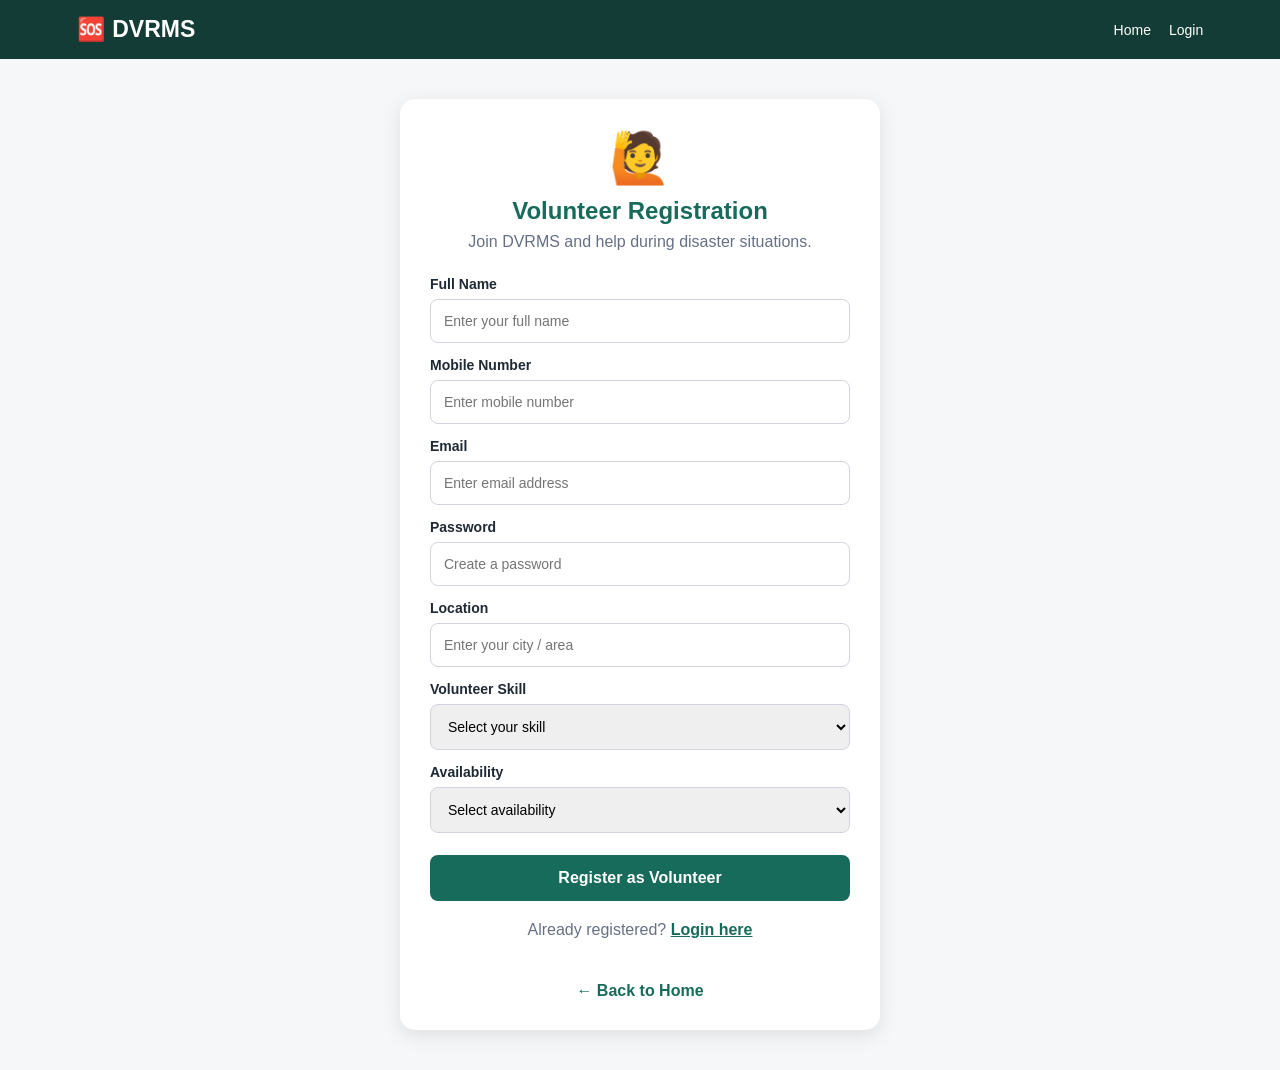
<file: register.html>
<!DOCTYPE html>
<html lang="en">
<head>
    <meta charset="UTF-8">
    <meta name="viewport" content="width=device-width, initial-scale=1.0">

    <title>DVRMS | Volunteer Registration</title>

    <link rel="stylesheet" href="style.css">
</head>

<body>

<header>
    <div class="logo">🆘 DVRMS</div>

    <nav>
        <a href="index.html">Home</a>
        <a href="login.html">Login</a>
    </nav>
</header>


<section class="register-section">

    <div class="register-box">

        <div class="register-icon">🙋</div>

        <h1>Volunteer Registration</h1>

        <p>Join DVRMS and help during disaster situations.</p>


        <form id="registerForm">

            <label>Full Name</label>
            <input
                type="text"
                id="name"
                placeholder="Enter your full name"
                required
            >


            <label>Mobile Number</label>
            <input
                type="tel"
                id="mobile"
                placeholder="Enter mobile number"
                maxlength="10"
                required
            >


            <label>Email</label>
            <input
                type="email"
                id="email"
                placeholder="Enter email address"
                required
            >


            <label>Password</label>
            <input
                type="password"
                id="password"
                placeholder="Create a password"
                required
            >


            <label>Location</label>
            <input
                type="text"
                id="location"
                placeholder="Enter your city / area"
                required
            >


            <label>Volunteer Skill</label>

            <select id="skill" required>

                <option value="">Select your skill</option>
                <option value="Medical Support">Medical Support</option>
                <option value="Food Distribution">Food Distribution</option>
                <option value="Rescue Support">Rescue Support</option>
                <option value="Transportation">Transportation</option>
                <option value="Communication">Communication</option>
                <option value="General Support">General Support</option>

            </select>


            <label>Availability</label>

            <select id="availability" required>

                <option value="">Select availability</option>
                <option value="Available">Available</option>
                <option value="Part Time">Part Time</option>
                <option value="Emergency Only">Emergency Only</option>

            </select>


            <button type="submit" class="register-btn">
                Register as Volunteer
            </button>

        </form>


        <p class="login-text">
            Already registered?
            <a href="login.html">Login here</a>
        </p>


        <a href="index.html" class="back-home">
            ← Back to Home
        </a>

    </div>

</section>


<script>
document.getElementById("registerForm").addEventListener("submit", function(event) {
    event.preventDefault();

    const volunteer = {
        id: Date.now(),
        name: document.getElementById("name").value.trim(),
        mobile: document.getElementById("mobile").value.trim(),
        email: document.getElementById("email").value.trim(),
        password: document.getElementById("password").value,
        location: document.getElementById("location").value.trim(),
        skill: document.getElementById("skill").value,
        availability: document.getElementById("availability").value,
        status: "Registered"
    };

    if (!/^\d{10}$/.test(volunteer.mobile)) {
        alert("Please enter a valid 10-digit mobile number.");
        return;
    }

    let volunteers = [];

    try {
        const saved = JSON.parse(
            localStorage.getItem("volunteerList") || "[]"
        );

        if (Array.isArray(saved)) {
            volunteers = saved;
        }
    } catch (error) {
        volunteers = [];
    }

    if (volunteers.some(v => v.mobile === volunteer.mobile)) {
        alert("This mobile number is already registered.");
        return;
    }

    volunteers.push(volunteer);

    localStorage.setItem(
        "volunteerList",
        JSON.stringify(volunteers)
    );

    // Keep the latest volunteer available for the welcome message
    localStorage.setItem(
        "volunteerData",
        JSON.stringify(volunteer)
    );

    alert("Volunteer registered successfully!");
    window.location.href = "volunteer.html";
});
</script>


</body>
</html>
</file>
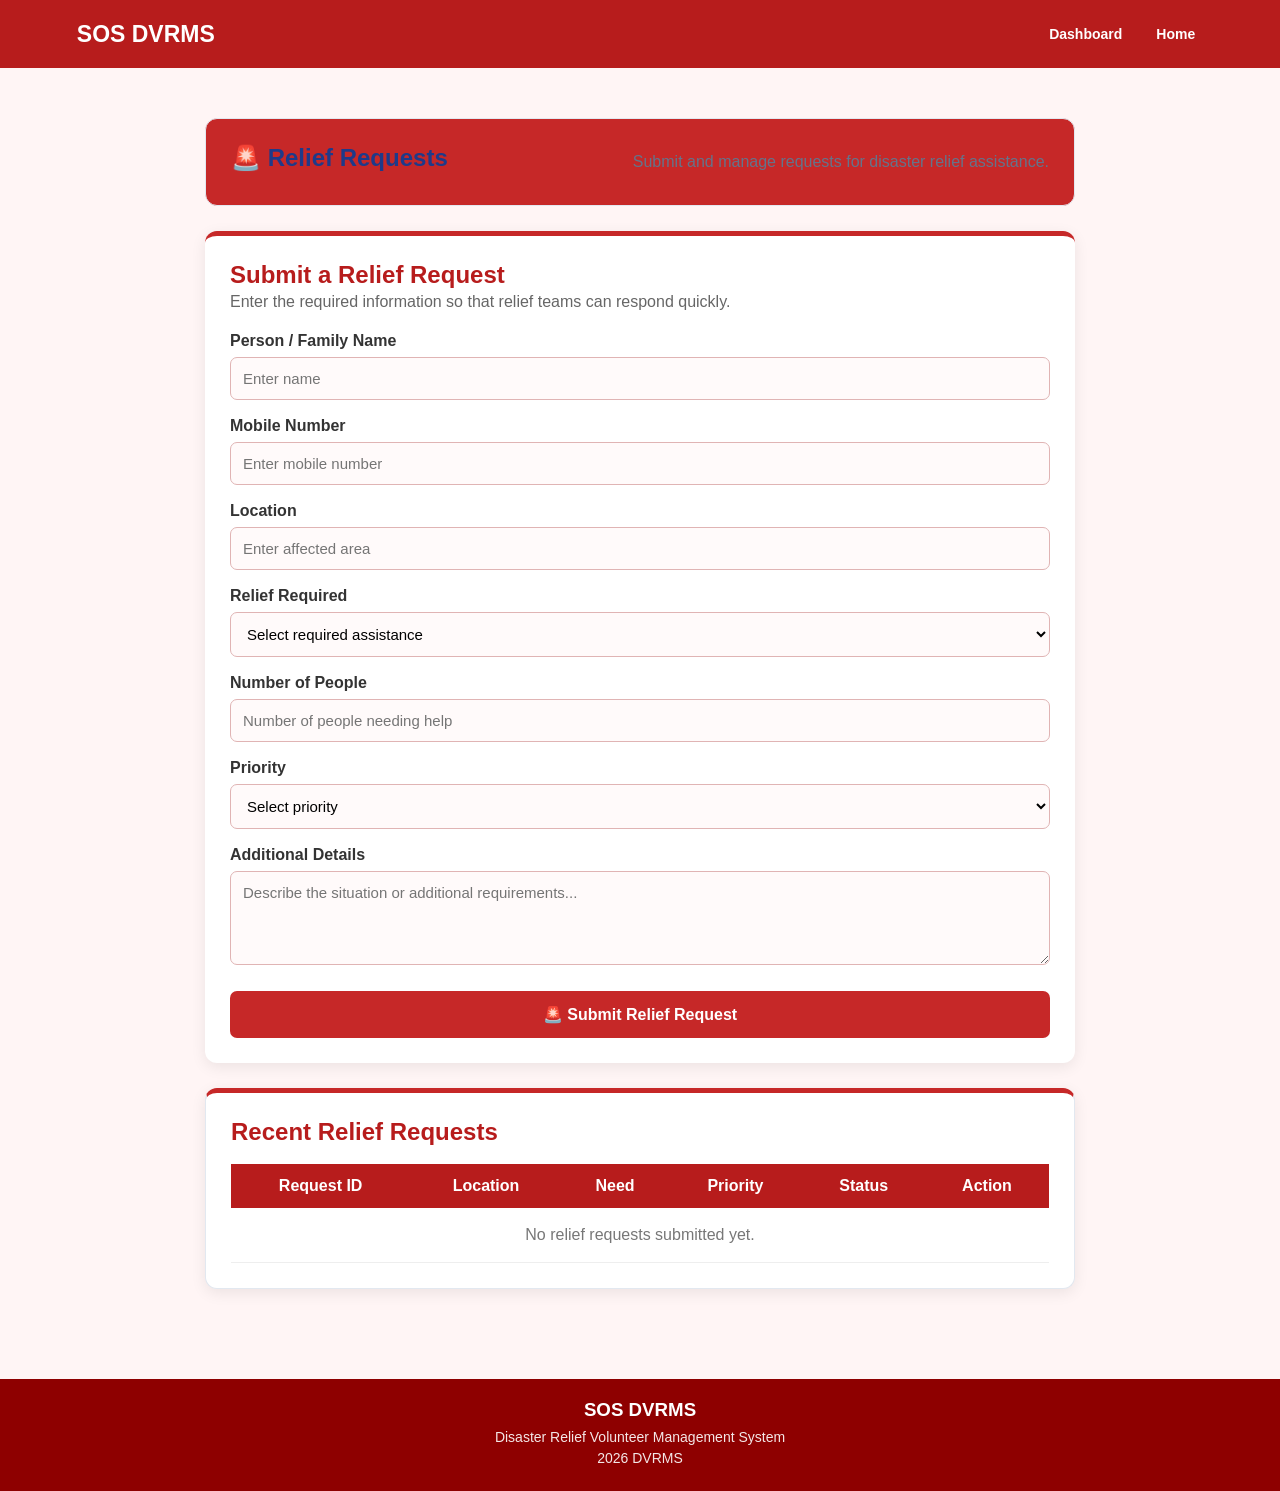
<file: requests.html>
<!DOCTYPE html>
<html lang="en">
<head>
<meta charset="UTF-8">
<meta name="viewport" content="width=device-width, initial-scale=1.0">
<title>DVRMS | Relief Requests</title>
<link rel="stylesheet" href="style.css">

<style>
body {
    margin: 0;
    background: #fff5f5;
    font-family: Arial, sans-serif;
    color: #333;
}
header {
    background: #b71c1c;
    color: white;
    padding: 18px 6%;
    display: flex;
    justify-content: space-between;
    align-items: center;
    flex-wrap: wrap;
}
.logo { font-size: 23px; font-weight: bold; }
nav a {
    color: white;
    text-decoration: none;
    margin: 8px;
    font-weight: bold;
}
.page-container {
    max-width: 900px;
    margin: 35px auto;
    padding: 15px;
}
.page-header {
    background: #c62828;
    color: white;
    padding: 25px;
    border-radius: 12px;
    margin-bottom: 25px;
}
.page-header h1 { margin-top: 0; }
.form-card, .table-card {
    background: white;
    padding: 25px;
    border-radius: 12px;
    box-shadow: 0 4px 15px rgba(0,0,0,0.08);
    margin-bottom: 25px;
    border-top: 5px solid #c62828;
}
.form-card h2, .table-card h2 { color: #b71c1c; }
.form-description { color: #666; line-height: 1.6; }
label {
    display: block;
    margin-top: 17px;
    margin-bottom: 7px;
    font-weight: bold;
}
input, select, textarea {
    width: 100%;
    padding: 12px;
    border: 1px solid #e0b4b4;
    border-radius: 7px;
    box-sizing: border-box;
    font-size: 15px;
    background: #fffafa;
}
input:focus, select:focus, textarea:focus {
    outline: none;
    border: 2px solid #c62828;
}
.submit-btn {
    width: 100%;
    margin-top: 22px;
    padding: 14px;
    border: none;
    border-radius: 7px;
    background: #c62828;
    color: white;
    font-size: 16px;
    font-weight: bold;
    cursor: pointer;
}
.submit-btn:hover { background: #8e0000; }
.table-wrapper { overflow-x: auto; }
table {
    width: 100%;
    border-collapse: collapse;
    min-width: 600px;
}
th {
    background: #b71c1c;
    color: white;
    padding: 13px;
}
td {
    padding: 12px;
    border-bottom: 1px solid #eee;
    text-align: center;
}
.pending { color: #b71c1c; font-weight: bold; }
.priority-high { color: red; font-weight: bold; }
.priority-medium { color: #d97706; font-weight: bold; }
.priority-low { color: green; font-weight: bold; }

.delete-btn {
    background: #dc2626;
    color: white;
    border: none;
    padding: 8px 13px;
    border-radius: 6px;
    cursor: pointer;
}
.empty-message {
    text-align: center;
    color: #777;
    padding: 18px;
}
footer {
    background: #8e0000;
    color: white;
    text-align: center;
    padding: 20px;
}
@media(max-width:600px) {
    header { gap: 12px; }
    .page-container { margin: 15px auto; }
    .form-card, .table-card { padding: 17px; }
}
</style>
</head>

<body>

<header>
    <div class="logo">SOS DVRMS</div>
    <nav>
        <a href="dashboard.html">Dashboard</a>
        <a href="index.html">Home</a>
    </nav>
</header>

<main class="page-container">

<section class="page-header">
    <h1>🚨 Relief Requests</h1>
    <p>Submit and manage requests for disaster relief assistance.</p>
</section>

<section class="form-card">
<h2>Submit a Relief Request</h2>
<p class="form-description">
Enter the required information so that relief teams can respond quickly.
</p>

<form id="reliefForm">

<label>Person / Family Name</label>
<input type="text" id="requestName" placeholder="Enter name" required>

<label>Mobile Number</label>
<input type="tel" id="requestMobile"
placeholder="Enter mobile number" maxlength="10"
pattern="[0-9]{10}" required>

<label>Location</label>
<input type="text" id="requestLocation"
placeholder="Enter affected area" required>

<label>Relief Required</label>
<select id="reliefType" required>
<option value="">Select required assistance</option>
<option value="Food">Food</option>
<option value="Water">Drinking Water</option>
<option value="Medical">Medical Assistance</option>
<option value="Shelter">Shelter</option>
<option value="Clothing">Clothing</option>
<option value="Rescue">Rescue Support</option>
<option value="Other">Other</option>
</select>

<label>Number of People</label>
<input type="number" id="peopleCount" min="1"
placeholder="Number of people needing help" required>

<label>Priority</label>
<select id="priority" required>
<option value="">Select priority</option>
<option value="High">High</option>
<option value="Medium">Medium</option>
<option value="Low">Low</option>
</select>

<label>Additional Details</label>
<textarea id="details" rows="4"
placeholder="Describe the situation or additional requirements..."></textarea>

<button type="submit" class="submit-btn">
🚨 Submit Relief Request
</button>

</form>
</section>

<section class="table-card">
<h2>Recent Relief Requests</h2>

<div class="table-wrapper">
<table>
<thead>
<tr>
<th>Request ID</th>
<th>Location</th>
<th>Need</th>
<th>Priority</th>
<th>Status</th>
<th>Action</th>
</tr>
</thead>
<tbody id="requestBody"></tbody>
</table>
</div>
</section>

</main>

<footer>
<h3>SOS DVRMS</h3>
<p>Disaster Relief Volunteer Management System</p>
<p>2026 DVRMS</p>
</footer>

<script>

function getRequests() {
    try {
        const data = JSON.parse(
            localStorage.getItem("reliefRequests") || "[]"
        );
        return Array.isArray(data) ? data : [];
    } catch(error) {
        return [];
    }
}

function displayRequests() {

    const requests = getRequests();
    const tbody = document.getElementById("requestBody");

    tbody.innerHTML = "";

    if(requests.length === 0) {
        const row = document.createElement("tr");
        const cell = document.createElement("td");
        cell.colSpan = 6;
        cell.className = "empty-message";
        cell.textContent = "No relief requests submitted yet.";
        row.appendChild(cell);
        tbody.appendChild(row);
        return;
    }

    requests.forEach(function(req, index) {

        const row = document.createElement("tr");

        const values = [
            req.id,
            req.location,
            req.relief,
            req.priority,
            req.status || "Pending"
        ];

        values.forEach(function(value, i) {
            const cell = document.createElement("td");
            cell.textContent = value || "-";

            if(i === 3) {
                cell.className = "priority-" +
                    String(value).toLowerCase();
            }

            if(i === 4) {
                cell.className = "pending";
            }

            row.appendChild(cell);
        });

        const actionCell = document.createElement("td");
        const deleteBtn = document.createElement("button");

        deleteBtn.textContent = "Delete";
        deleteBtn.className = "delete-btn";

        deleteBtn.addEventListener("click", function() {
            deleteRequest(index);
        });

        actionCell.appendChild(deleteBtn);
        row.appendChild(actionCell);

        tbody.appendChild(row);
    });
}

function deleteRequest(index) {

    if(!confirm("Are you sure you want to delete this request?")) {
        return;
    }

    const requests = getRequests();
    requests.splice(index, 1);

    localStorage.setItem(
        "reliefRequests",
        JSON.stringify(requests)
    );

    displayRequests();

    alert("Relief request deleted successfully!");
}

document.getElementById("reliefForm")
.addEventListener("submit", function(event) {

    event.preventDefault();

    const requests = getRequests();

    const requestId = "DR" +
        Math.floor(100 + Math.random() * 900);

    const newRequest = {
        id: requestId,
        name: document.getElementById("requestName").value.trim(),
        mobile: document.getElementById("requestMobile").value.trim(),
        location: document.getElementById("requestLocation").value.trim(),
        relief: document.getElementById("reliefType").value,
        people: document.getElementById("peopleCount").value,
        priority: document.getElementById("priority").value,
        details: document.getElementById("details").value.trim(),
        status: "Pending"
    };

    requests.push(newRequest);

    localStorage.setItem(
        "reliefRequests",
        JSON.stringify(requests)
    );

    alert(
        "Relief Request Submitted Successfully!\n\n" +
        "Request ID: " + requestId
    );

    document.getElementById("reliefForm").reset();
    displayRequests();
});

displayRequests();

</script>

</body>
</html>
</file>
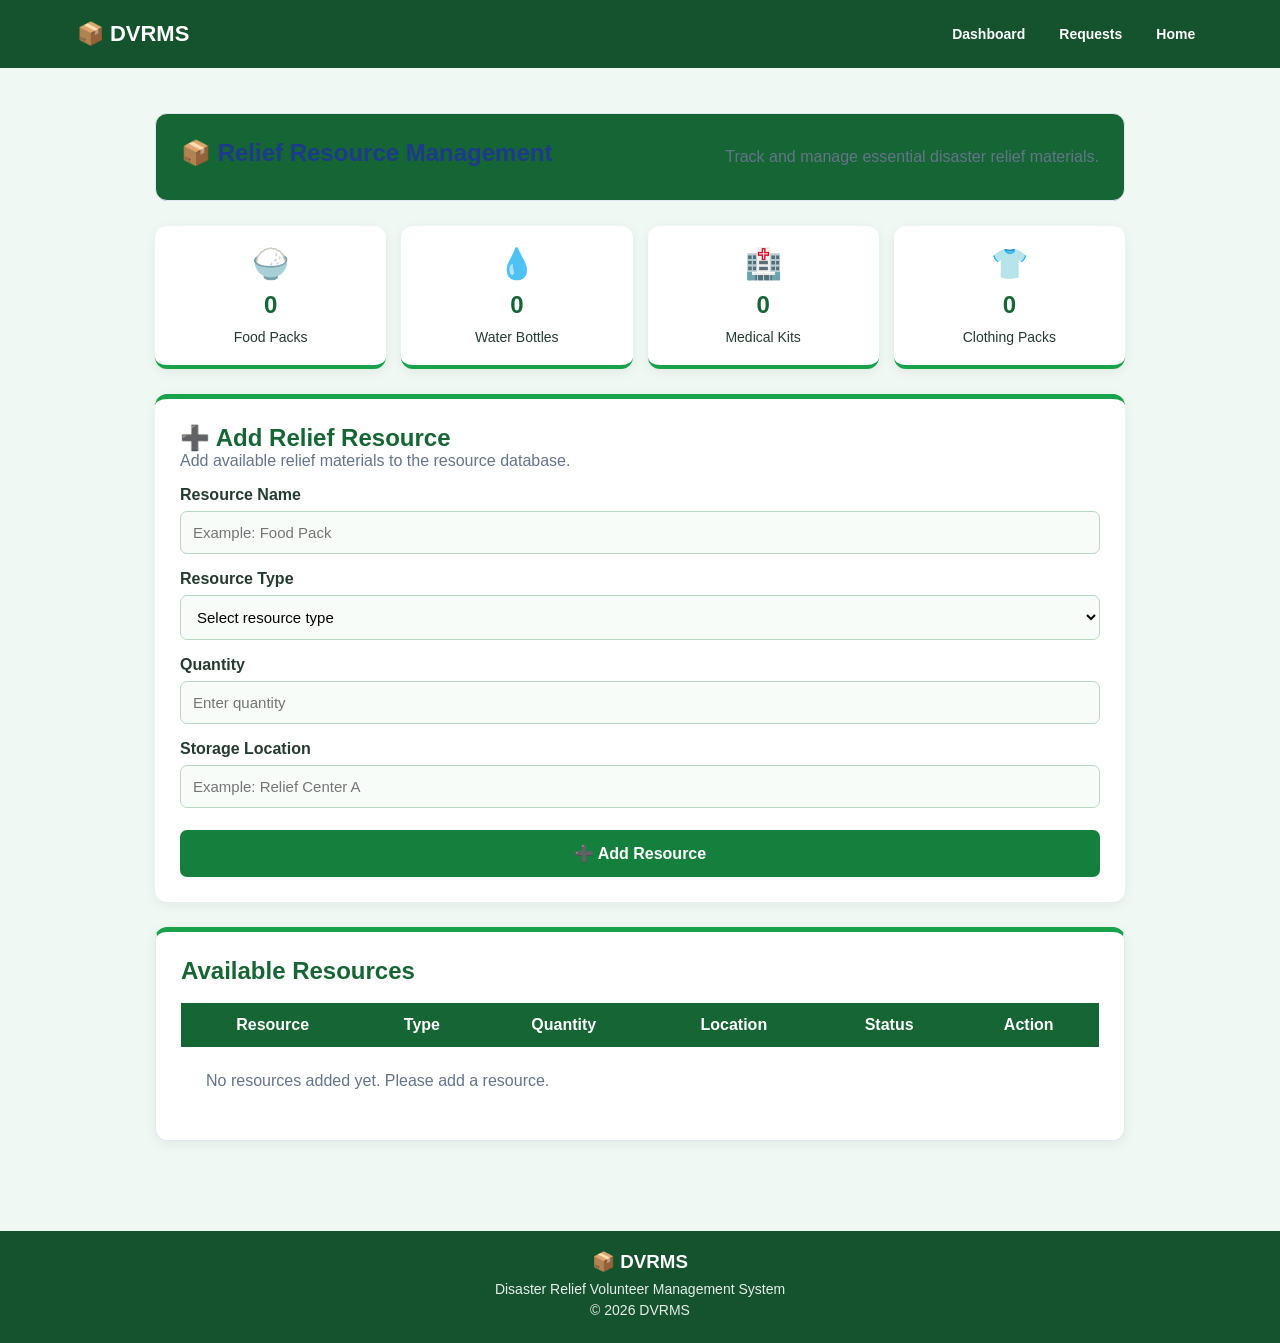
<file: resources.html>
<!DOCTYPE html>
<html lang="en">
<head>
<meta charset="UTF-8">
<meta name="viewport" content="width=device-width, initial-scale=1.0">

<title>DVRMS | Relief Resources</title>
<link rel="stylesheet" href="style.css">

<style>
body {
    margin: 0;
    background: #f0f8f3;
    font-family: Arial, sans-serif;
    color: #263b30;
}

header {
    background: #14532d;
    color: white;
    padding: 18px 6%;
    display: flex;
    justify-content: space-between;
    align-items: center;
    flex-wrap: wrap;
}

.logo {
    font-size: 22px;
    font-weight: bold;
}

nav a {
    color: white;
    text-decoration: none;
    margin: 8px;
    font-weight: bold;
}

.page-container {
    max-width: 1000px;
    margin: 30px auto;
    padding: 15px;
}

.page-header {
    background: #166534;
    color: white;
    padding: 25px;
    border-radius: 12px;
    margin-bottom: 25px;
}

.page-header h1 {
    margin-top: 0;
}

.resource-summary {
    display: grid;
    grid-template-columns: repeat(4, 1fr);
    gap: 15px;
    margin-bottom: 25px;
}

.resource-stat {
    background: white;
    padding: 20px 10px;
    text-align: center;
    border-radius: 12px;
    border-bottom: 4px solid #16a34a;
    box-shadow: 0 3px 12px #00000010;
}

.resource-stat span {
    font-size: 30px;
}

.resource-stat h2 {
    color: #166534;
    margin: 10px 0;
}

.resource-stat p {
    margin: 0;
    font-size: 14px;
}

.form-card, .table-card {
    background: white;
    padding: 25px;
    border-radius: 12px;
    margin-bottom: 25px;
    box-shadow: 0 3px 12px #00000010;
    border-top: 5px solid #16a34a;
}

.form-card h2, .table-card h2 {
    color: #166534;
}

.form-description {
    color: #64748b;
}

label {
    display: block;
    font-weight: bold;
    margin-top: 16px;
    margin-bottom: 7px;
}

input, select {
    width: 100%;
    box-sizing: border-box;
    padding: 12px;
    border: 1px solid #b7d8c2;
    border-radius: 7px;
    background: #f8fcf9;
    font-size: 15px;
}

input:focus, select:focus {
    outline: none;
    border: 2px solid #16a34a;
}

.submit-btn {
    width: 100%;
    padding: 14px;
    margin-top: 22px;
    background: #15803d;
    color: white;
    border: none;
    border-radius: 7px;
    font-size: 16px;
    font-weight: bold;
    cursor: pointer;
}

.submit-btn:hover {
    background: #14532d;
}

.table-wrapper {
    overflow-x: auto;
}

table {
    width: 100%;
    min-width: 650px;
    border-collapse: collapse;
}

th {
    background: #166534;
    color: white;
    padding: 13px;
}

td {
    padding: 13px;
    text-align: center;
    border-bottom: 1px solid #e5eee8;
}

.available {
    color: #15803d;
    font-weight: bold;
}

.low-stock {
    color: #d97706;
    font-weight: bold;
}

.delete-btn {
    background: #dc2626;
    color: white;
    border: none;
    padding: 8px 12px;
    border-radius: 6px;
    cursor: pointer;
    font-weight: bold;
}

.delete-btn:hover {
    background: #991b1b;
}

.empty-message {
    color: #64748b;
    padding: 25px;
}

footer {
    background: #14532d;
    color: white;
    text-align: center;
    padding: 20px;
}

@media(max-width:650px) {
    .resource-summary {
        grid-template-columns: repeat(2, 1fr);
    }

    header {
        gap: 12px;
    }

    .form-card, .table-card {
        padding: 17px;
    }
}
</style>
</head>

<body>

<header>
    <div class="logo">📦 DVRMS</div>
    <nav>
        <a href="dashboard.html">Dashboard</a>
        <a href="requests.html">Requests</a>
        <a href="index.html">Home</a>
    </nav>
</header>

<main class="page-container">

<section class="page-header">
    <h1>📦 Relief Resource Management</h1>
    <p>Track and manage essential disaster relief materials.</p>
</section>

<section class="resource-summary">

    <div class="resource-stat">
        <span>🍚</span>
        <h2 id="foodCount">0</h2>
        <p>Food Packs</p>
    </div>

    <div class="resource-stat">
        <span>💧</span>
        <h2 id="waterCount">0</h2>
        <p>Water Bottles</p>
    </div>

    <div class="resource-stat">
        <span>🏥</span>
        <h2 id="medicalCount">0</h2>
        <p>Medical Kits</p>
    </div>

    <div class="resource-stat">
        <span>👕</span>
        <h2 id="clothingCount">0</h2>
        <p>Clothing Packs</p>
    </div>

</section>

<section class="form-card">

    <h2>➕ Add Relief Resource</h2>

    <p class="form-description">
        Add available relief materials to the resource database.
    </p>

    <form id="resourceForm">

        <label>Resource Name</label>
        <input type="text" id="resourceName"
        placeholder="Example: Food Pack" required>

        <label>Resource Type</label>
        <select id="resourceType" required>
            <option value="">Select resource type</option>
            <option value="Food">🍚 Food</option>
            <option value="Water">💧 Water</option>
            <option value="Medical">🏥 Medical</option>
            <option value="Clothing">👕 Clothing</option>
            <option value="Shelter">🏠 Shelter</option>
            <option value="Other">📦 Other</option>
        </select>

        <label>Quantity</label>
        <input type="number" id="quantity"
        min="1" placeholder="Enter quantity" required>

        <label>Storage Location</label>
        <input type="text" id="storageLocation"
        placeholder="Example: Relief Center A" required>

        <button type="submit" class="submit-btn">
            ➕ Add Resource
        </button>

    </form>

</section>

<section class="table-card">

    <h2>Available Resources</h2>

    <div class="table-wrapper">

        <table>
            <thead>
                <tr>
                    <th>Resource</th>
                    <th>Type</th>
                    <th>Quantity</th>
                    <th>Location</th>
                    <th>Status</th>
                    <th>Action</th>
                </tr>
            </thead>

            <tbody id="resourceBody"></tbody>
        </table>

    </div>

    <p id="emptyMessage" class="empty-message">
        No resources added yet. Please add a resource.
    </p>

</section>

</main>

<footer>
    <h3>📦 DVRMS</h3>
    <p>Disaster Relief Volunteer Management System</p>
    <p>© 2026 DVRMS</p>
</footer>

<script>

function getResources() {
    try {
        const data = JSON.parse(
            localStorage.getItem("resourceData") || "[]"
        );

        return Array.isArray(data) ? data : [];

    } catch(error) {
        return [];
    }
}

function updateCounts(resources) {

    function total(type) {
        return resources
            .filter(item => item.type === type)
            .reduce((sum, item) => sum + Number(item.quantity), 0);
    }

    document.getElementById("foodCount").textContent = total("Food");
    document.getElementById("waterCount").textContent = total("Water");
    document.getElementById("medicalCount").textContent = total("Medical");
    document.getElementById("clothingCount").textContent = total("Clothing");
}

function displayResources() {

    const resources = getResources();
    const tbody = document.getElementById("resourceBody");
    const emptyMessage = document.getElementById("emptyMessage");

    tbody.innerHTML = "";

    emptyMessage.style.display =
        resources.length === 0 ? "block" : "none";

    resources.forEach(function(item, index) {

        const row = document.createElement("tr");

        const values = [
            item.name,
            item.type,
            item.quantity,
            item.location
        ];

        values.forEach(function(value) {
            const cell = document.createElement("td");
            cell.textContent = value;
            row.appendChild(cell);
        });

        const statusCell = document.createElement("td");
        const status = document.createElement("span");

        if (Number(item.quantity) <= 10) {
            status.textContent = "Limited";
            status.className = "low-stock";
        } else {
            status.textContent = "Available";
            status.className = "available";
        }

        statusCell.appendChild(status);
        row.appendChild(statusCell);

        // Delete button
        const actionCell = document.createElement("td");
        const deleteBtn = document.createElement("button");

        deleteBtn.textContent = "Delete";
        deleteBtn.className = "delete-btn";

        deleteBtn.addEventListener("click", function() {
            deleteResource(index);
        });

        actionCell.appendChild(deleteBtn);
        row.appendChild(actionCell);

        tbody.appendChild(row);
    });

    updateCounts(resources);
}

// Delete resource
function deleteResource(index) {

    if (!confirm("Are you sure you want to delete this resource?")) {
        return;
    }

    const resources = getResources();

    resources.splice(index, 1);

    localStorage.setItem(
        "resourceData",
        JSON.stringify(resources)
    );

    alert("Resource deleted successfully!");

    displayResources();
}

// Add resource
document.getElementById("resourceForm")
.addEventListener("submit", function(event) {

    event.preventDefault();

    const resources = getResources();

    const newResource = {

        name: document.getElementById("resourceName").value.trim(),

        type: document.getElementById("resourceType").value,

        quantity: Number(document.getElementById("quantity").value),

        location: document.getElementById("storageLocation").value.trim()

    };

    if (
        !newResource.name ||
        !newResource.location ||
        !Number.isFinite(newResource.quantity) ||
        newResource.quantity < 1
    ) {
        alert("Please enter valid resource details.");
        return;
    }

    resources.push(newResource);

    localStorage.setItem(
        "resourceData",
        JSON.stringify(resources)
    );

    alert("Resource added successfully!");

    document.getElementById("resourceForm").reset();

    displayResources();
});

displayResources();

</script>

</body>
</html>
</file>
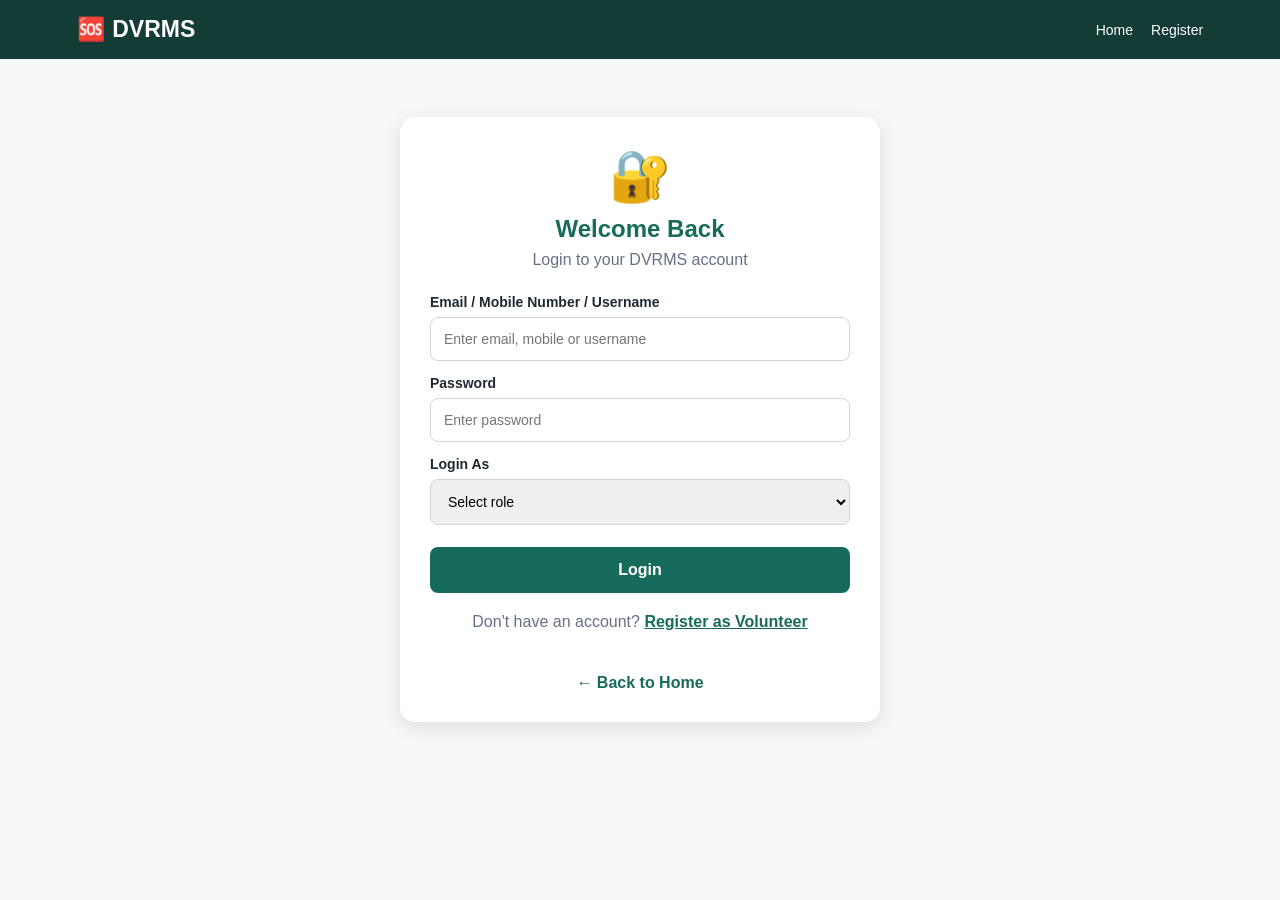
<file: tasks.html>
<!DOCTYPE html>
<html lang="en">
<head>
<meta charset="UTF-8">
<meta name="viewport" content="width=device-width, initial-scale=1.0">
<title>DVRMS | Task Coordination</title>
<link rel="stylesheet" href="style.css">

<style>
body {
    background: #f0f6ff;
    font-family: Arial, sans-serif;
    margin: 0;
    color: #1e293b;
}

.container {
    max-width: 1000px;
    margin: 25px auto;
    padding: 20px;
}

.header {
    background: #1d4ed8;
    color: white;
    padding: 22px;
    border-radius: 12px;
    margin-bottom: 22px;
}

.header h1 {
    margin: 0 0 8px;
}

.nav-links {
    display: flex;
    flex-wrap: wrap;
    gap: 10px;
    margin-bottom: 20px;
}

.nav-links a {
    text-decoration: none;
    background: #dbeafe;
    color: #1d4ed8;
    padding: 9px 14px;
    border-radius: 7px;
    font-weight: bold;
}

.card {
    background: white;
    padding: 22px;
    border-radius: 12px;
    margin-bottom: 22px;
    box-shadow: 0 3px 12px rgba(0,0,0,0.07);
}

.card h2 {
    color: #1d4ed8;
    margin-top: 0;
}

.form-group {
    margin-bottom: 15px;
}

label {
    display: block;
    margin-bottom: 6px;
    font-weight: bold;
}

input, select, textarea {
    width: 100%;
    box-sizing: border-box;
    padding: 11px;
    border: 1px solid #cbd5e1;
    border-radius: 7px;
    font-size: 15px;
}

textarea {
    resize: vertical;
    min-height: 85px;
}

button {
    border: none;
    padding: 11px 17px;
    border-radius: 7px;
    cursor: pointer;
    font-size: 14px;
    font-weight: bold;
}

.submit-btn {
    background: #1d4ed8;
    color: white;
}

.delete-btn {
    background: #dc2626;
    color: white;
    margin-top: 12px;
}

.status {
    display: inline-block;
    padding: 6px 10px;
    border-radius: 20px;
    font-size: 12px;
    font-weight: bold;
}

.pending {
    background: #fef3c7;
    color: #92400e;
}

.completed {
    background: #dcfce7;
    color: #166534;
}

.task-card {
    border: 1px solid #dbeafe;
    border-left: 5px solid #2563eb;
    padding: 17px;
    border-radius: 9px;
    margin-bottom: 15px;
    background: #fff;
}

.task-card h3 {
    margin-top: 0;
    color: #1e40af;
}

.task-card p {
    margin: 8px 0;
    line-height: 1.5;
    overflow-wrap: anywhere;
}

.empty {
    text-align: center;
    color: #64748b;
    padding: 20px;
}

.priority-high {
    color: #dc2626;
    font-weight: bold;
}

.priority-medium {
    color: #d97706;
    font-weight: bold;
}

.priority-low {
    color: #15803d;
    font-weight: bold;
}

@media(max-width:600px) {
    .container {
        padding: 12px;
        margin: 10px auto;
    }

    .card {
        padding: 16px;
    }
}
</style>
</head>

<body>

<div class="container">

    <div class="header">
        <h1>Task Coordination</h1>
        <p>Assign and manage disaster relief tasks.</p>
    </div>

    <div class="nav-links">
        <a href="dashboard.html">Dashboard</a>
        <a href="volunteers.html">Volunteers</a>
        <a href="tasks.html">Task Coordination</a>
        <a href="disaster-alerts.html">Disaster Alerts</a>
    </div>

    <div class="card">
        <h2>Assign New Task</h2>

        <form id="taskForm">

            <div class="form-group">
                <label for="taskName">Task Name</label>
                <input type="text" id="taskName"
                       placeholder="Enter task name" required>
            </div>

            <div class="form-group">
                <label for="volunteer">Assign Volunteer</label>
                <select id="volunteer" required>
                    <option value="">Select Volunteer</option>
                </select>
            </div>

            <div class="form-group">
                <label for="location">Location</label>
                <input type="text" id="location"
                       placeholder="Enter affected location" required>
            </div>

            <div class="form-group">
                <label for="priority">Priority</label>
                <select id="priority" required>
                    <option value="">Select Priority</option>
                    <option value="High">High</option>
                    <option value="Medium">Medium</option>
                    <option value="Low">Low</option>
                </select>
            </div>

            <div class="form-group">
                <label for="description">Task Description</label>
                <textarea id="description"
                          placeholder="Enter task description"
                          required></textarea>
            </div>

            <button type="submit" class="submit-btn">
                Assign Task
            </button>

        </form>
    </div>

    <div class="card">
        <h2>Assigned Tasks</h2>
        <div id="taskList"></div>
    </div>

</div>

<script>

// ADMIN LOGIN CHECK
if (
    localStorage.getItem("isLoggedIn") !== "true" ||
    localStorage.getItem("userRole") !== "admin"
) {
    alert("Please login as Admin to access Task Coordination.");
    window.location.href = "login.html";
}

// GET TASKS FROM LOCAL STORAGE
function getTasks() {
    try {
        const tasks = JSON.parse(
            localStorage.getItem("taskData") || "[]"
        );

        if (!Array.isArray(tasks)) {
            return [];
        }

        let changed = false;

        // Add IDs to older tasks that do not have IDs
        tasks.forEach(task => {
            if (!task.id) {
                task.id =
                    "task-" + Date.now() + "-" +
                    Math.random().toString(36).slice(2);

                changed = true;
            }
        });

        if (changed) {
            saveTasks(tasks);
        }

        return tasks;

    } catch (error) {
        console.error("Unable to read tasks:", error);
        return [];
    }
}

// SAVE TASKS
function saveTasks(tasks) {
    localStorage.setItem("taskData", JSON.stringify(tasks));
}

// LOAD VOLUNTEERS
function loadVolunteers() {
    const select = document.getElementById("volunteer");

    let volunteers = [];

    try {
        volunteers = JSON.parse(
            localStorage.getItem("volunteerList") || "[]"
        );

        if (!Array.isArray(volunteers)) {
            volunteers = [];
        }
    } catch (error) {
        volunteers = [];
    }

    select.innerHTML =
        '<option value="">Select Volunteer</option>';

    volunteers.forEach(volunteer => {
        const name = volunteer.name || volunteer.fullName;

        if (!name) return;

        const option = document.createElement("option");

        option.value = name;
        option.textContent = name;

        select.appendChild(option);
    });
}

// DISPLAY TASKS
function showTasks() {
    const taskList = document.getElementById("taskList");
    const tasks = getTasks();

    taskList.innerHTML = "";

    if (tasks.length === 0) {
        taskList.innerHTML =
            '<p class="empty">No tasks assigned yet.</p>';
        return;
    }

    tasks.forEach(task => {

        const card = document.createElement("div");
        card.className = "task-card";

        const title = document.createElement("h3");
        title.textContent = task.name || "Untitled Task";

        const volunteer = document.createElement("p");
        volunteer.textContent =
            "Volunteer: " + (task.volunteer || "Not assigned");

        const location = document.createElement("p");
        location.textContent =
            "Location: " + (task.location || "Not specified");

        const priority = document.createElement("p");
        priority.textContent =
            "Priority: " + (task.priority || "Medium");

        priority.className =
            task.priority === "High" ? "priority-high" :
            task.priority === "Low" ? "priority-low" :
            "priority-medium";

        const description = document.createElement("p");
        description.textContent =
            "Description: " + (task.description || "No description");

        const status = document.createElement("span");

        const currentStatus = task.status || "Pending";

        status.textContent = currentStatus;
        status.className =
            "status " +
            (currentStatus.toLowerCase() === "completed"
                ? "completed"
                : "pending");

        const deleteBtn = document.createElement("button");

        deleteBtn.textContent = "Delete Task";
        deleteBtn.className = "delete-btn";

        // DELETE TASK - WORKS FOR OLD AND NEW TASKS
        deleteBtn.onclick = function () {

            if (confirm("Are you sure you want to delete this task?")) {

                const updated = getTasks();

                const taskIndex = updated.findIndex(
                    item => item.id === task.id
                );

                if (taskIndex !== -1) {
                    updated.splice(taskIndex, 1);
                    saveTasks(updated);
                    showTasks();

                    alert("Task deleted successfully.");
                }
            }
        };

        card.appendChild(title);
        card.appendChild(volunteer);
        card.appendChild(location);
        card.appendChild(priority);
        card.appendChild(description);
        card.appendChild(document.createElement("br"));
        card.appendChild(status);
        card.appendChild(document.createElement("br"));
        card.appendChild(deleteBtn);

        taskList.appendChild(card);
    });
}

// ASSIGN NEW TASK
document.getElementById("taskForm").addEventListener(
    "submit",
    function(event) {

        event.preventDefault();

        const name =
            document.getElementById("taskName").value.trim();

        const volunteer =
            document.getElementById("volunteer").value;

        const location =
            document.getElementById("location").value.trim();

        const priority =
            document.getElementById("priority").value;

        const description =
            document.getElementById("description").value.trim();

        if (!name || !volunteer || !location ||
            !priority || !description) {

            alert("Please fill all fields.");
            return;
        }

        const tasks = getTasks();

        const newTask = {
            id: "task-" + Date.now() + "-" +
                Math.random().toString(36).slice(2),

            name: name,
            volunteer: volunteer,
            location: location,
            priority: priority,
            description: description,
            status: "Pending"
        };

        tasks.push(newTask);

        saveTasks(tasks);

        document.getElementById("taskForm").reset();

        showTasks();

        alert("Task assigned successfully!");
    }
);

// INITIAL LOAD
loadVolunteers();
showTasks();

</script>

</body>
</html>
</file>
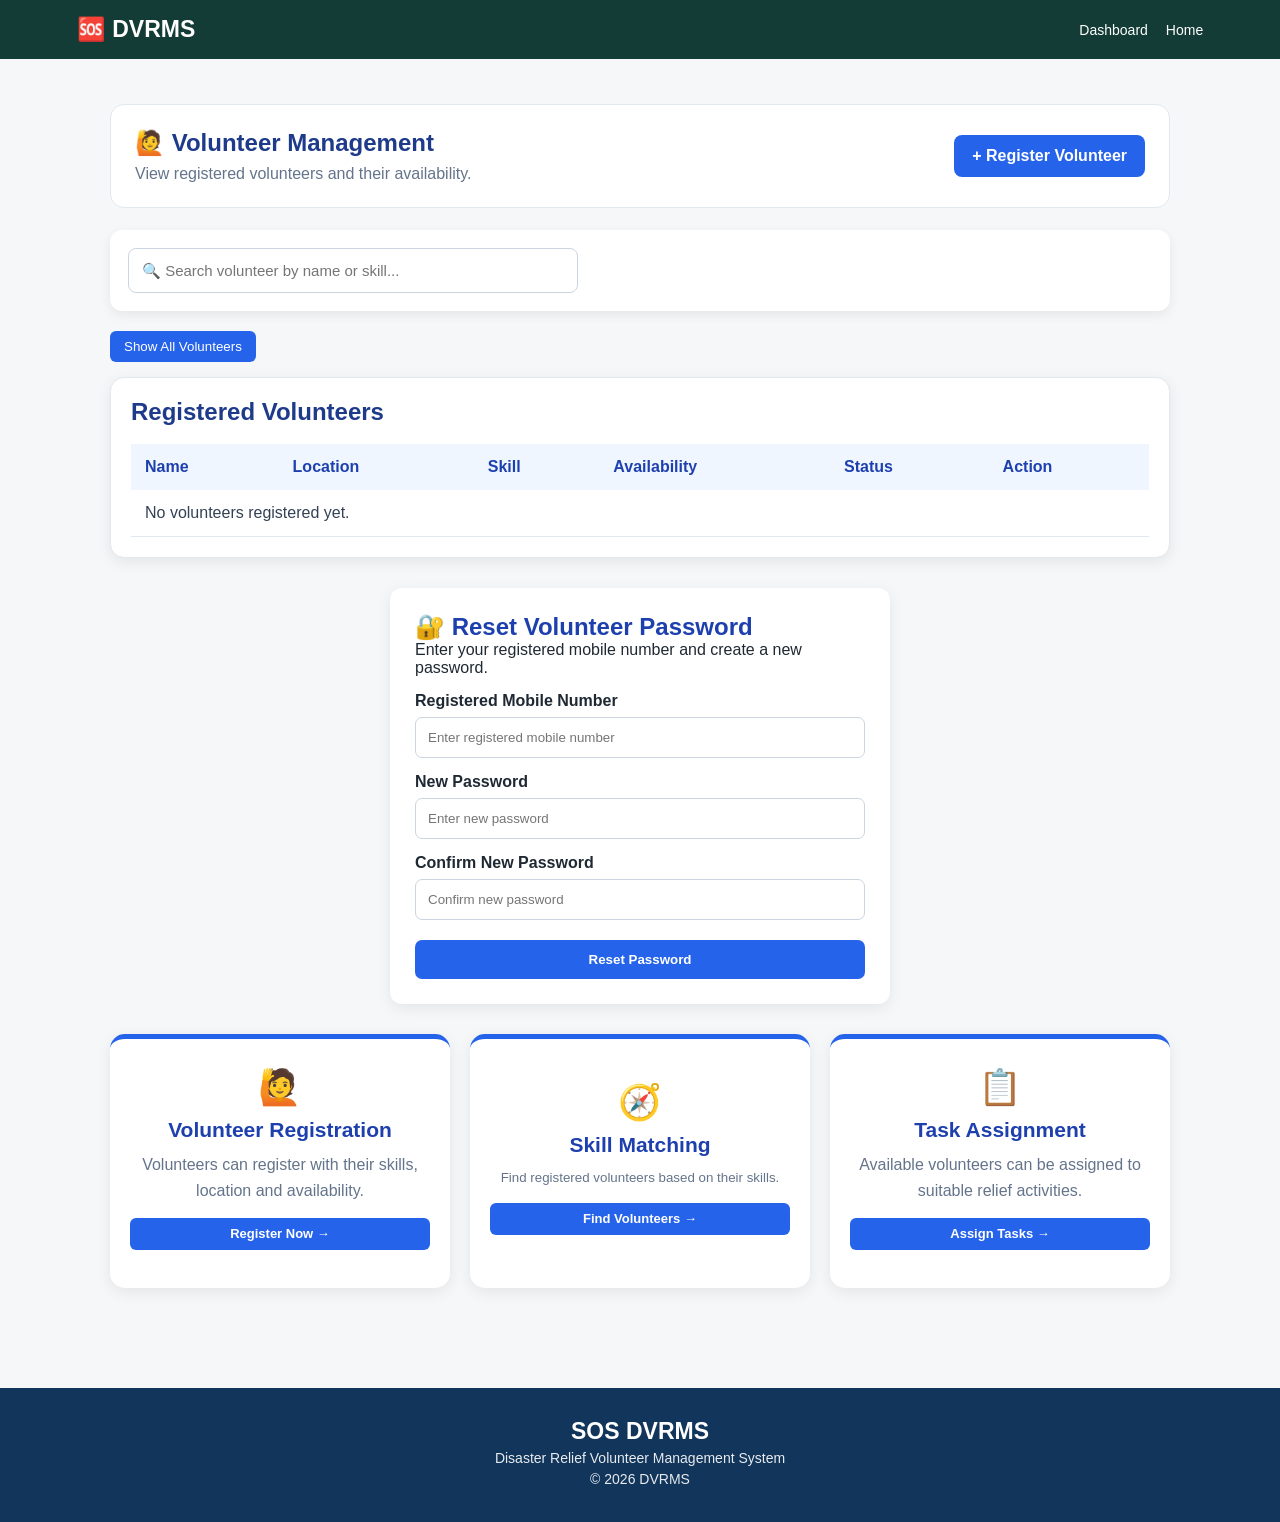
<file: volunteer.html>
<!DOCTYPE html>
<html lang="en">
<head>
<meta charset="UTF-8">
<meta name="viewport" content="width=device-width, initial-scale=1.0">
<title>DVRMS | Volunteers</title>
<link rel="stylesheet" href="style.css">

<style>
.delete-btn {
    background: #dc2626;
    color: white;
    border: none;
    padding: 8px 13px;
    border-radius: 6px;
    cursor: pointer;
}

.table-wrapper { overflow-x: auto; }

.info-cards {
    display: grid;
    grid-template-columns: repeat(auto-fit, minmax(220px, 1fr));
    gap: 20px;
    margin: 30px 0;
}

.info-card {
    display: block;
    width: 100%;
    box-sizing: border-box;
    background: white;
    color: inherit;
    text-decoration: none;
    text-align: center;
    padding: 28px 20px;
    border: none;
    border-top: 5px solid #2563eb;
    border-radius: 15px;
    box-shadow: 0 4px 15px rgba(0,0,0,0.08);
    cursor: pointer;
    font-family: inherit;
    transition: 0.3s;
}

.info-card:hover {
    transform: translateY(-5px);
    box-shadow: 0 8px 20px rgba(37,99,235,0.15);
}

.card-icon {
    display: block;
    font-size: 42px;
    margin-bottom: 15px;
}

.info-card h3 {
    color: #1e40af;
    margin: 10px 0;
    font-size: 21px;
}

.info-card p {
    color: #64748b;
    line-height: 1.6;
    margin-bottom: 15px;
}

.card-action {
    display: inline-block;
    background: #2563eb;
    color: white;
    padding: 7px 14px;
    border-radius: 6px;
    font-size: 13px !important;
    font-weight: 600;
    line-height: 1.4;
}

.filter-actions {
    display: flex;
    gap: 10px;
    flex-wrap: wrap;
    margin: 15px 0;
}

.filter-btn {
    background: #2563eb;
    color: white;
    border: none;
    padding: 8px 14px;
    border-radius: 6px;
    cursor: pointer;
}

.reset-box {
    background: white;
    max-width: 500px;
    margin: 30px auto;
    padding: 25px;
    border-radius: 12px;
    box-shadow: 0 4px 15px rgba(0,0,0,0.08);
}

.reset-box h2 {
    color: #1e40af;
    margin-top: 0;
}

.reset-box label {
    display: block;
    margin-top: 15px;
    font-weight: 600;
}

.reset-box input {
    width: 100%;
    box-sizing: border-box;
    padding: 12px;
    margin-top: 7px;
    border: 1px solid #cbd5e1;
    border-radius: 7px;
}

.reset-btn {
    width: 100%;
    margin-top: 20px;
    padding: 12px;
    background: #2563eb;
    color: white;
    border: none;
    border-radius: 7px;
    cursor: pointer;
    font-weight: bold;
}

@media(max-width:600px) {
    .info-cards { grid-template-columns: 1fr; }
}
</style>
</head>

<body>

<header>
    <div class="logo">🆘 DVRMS</div>
    <nav>
        <a href="dashboard.html">Dashboard</a>
        <a href="index.html">Home</a>
    </nav>
</header>

<main class="page-container">

    <section class="page-header">
        <div>
            <h1>🙋 Volunteer Management</h1>
            <p>View registered volunteers and their availability.</p>
        </div>

        <a href="register.html" class="page-btn">
            + Register Volunteer
        </a>
    </section>

    <section class="search-box">
        <input
            type="text"
            id="searchVolunteer"
            placeholder="🔍 Search volunteer by name or skill..."
            onkeyup="searchVolunteer()"
        >
    </section>

    <div class="filter-actions">
        <button class="filter-btn" onclick="showAllVolunteers()">
            Show All Volunteers
        </button>
    </div>

    <section class="table-card">
        <h2>Registered Volunteers</h2>

        <div class="table-wrapper">
            <table id="volunteerTable">
                <thead>
                    <tr>
                        <th>Name</th>
                        <th>Location</th>
                        <th>Skill</th>
                        <th>Availability</th>
                        <th>Status</th>
                        <th>Action</th>
                    </tr>
                </thead>
                <tbody id="volunteerRows"></tbody>
            </table>
        </div>
    </section>

    <!-- RESET PASSWORD SECTION -->
    <section class="reset-box">

        <h2>🔐 Reset Volunteer Password</h2>
        <p>Enter your registered mobile number and create a new password.</p>

        <form id="resetForm">

            <label>Registered Mobile Number</label>
            <input
                type="tel"
                id="resetMobile"
                maxlength="10"
                pattern="[0-9]{10}"
                placeholder="Enter registered mobile number"
                required
            >

            <label>New Password</label>
            <input
                type="password"
                id="newPassword"
                placeholder="Enter new password"
                required
                minlength="4"
            >

            <label>Confirm New Password</label>
            <input
                type="password"
                id="confirmPassword"
                placeholder="Confirm new password"
                required
                minlength="4"
            >

            <button type="submit" class="reset-btn">
                Reset Password
            </button>

        </form>

    </section>

    <section class="info-cards">

        <a href="register.html" class="info-card">
            <span class="card-icon">🙋</span>
            <h3>Volunteer Registration</h3>
            <p>Volunteers can register with their skills, location and availability.</p>
            <span class="card-action">Register Now →</span>
        </a>

        <button type="button" class="info-card" onclick="matchBySkill()">
            <span class="card-icon">🧭</span>
            <h3>Skill Matching</h3>
            <p>Find registered volunteers based on their skills.</p>
            <span class="card-action">Find Volunteers →</span>
        </button>

        <a href="tasks.html" class="info-card">
            <span class="card-icon">📋</span>
            <h3>Task Assignment</h3>
            <p>Available volunteers can be assigned to suitable relief activities.</p>
            <span class="card-action">Assign Tasks →</span>
        </a>

    </section>

</main>

<footer>
    <div class="logo">SOS DVRMS</div>
    <p>Disaster Relief Volunteer Management System</p>
    <p>© 2026 DVRMS</p>
</footer>

<script>

function getVolunteers() {
    try {
        const data = JSON.parse(
            localStorage.getItem("volunteerList") || "[]"
        );
        return Array.isArray(data) ? data : [];
    } catch(error) {
        return [];
    }
}

function renderVolunteers(list = getVolunteers(),
    emptyMessage = "No volunteers registered yet.") {

    const tbody = document.getElementById("volunteerRows");
    tbody.innerHTML = "";

    if(list.length === 0) {
        const row = document.createElement("tr");
        const cell = document.createElement("td");
        cell.colSpan = 6;
        cell.textContent = emptyMessage;
        row.appendChild(cell);
        tbody.appendChild(row);
        return;
    }

    list.forEach(function(v) {

        const row = document.createElement("tr");

        [
            v.name,
            v.location,
            Array.isArray(v.skill) ? v.skill.join(", ") : v.skill,
            v.availability,
            "Registered"
        ].forEach(function(value) {

            const cell = document.createElement("td");
            cell.textContent = value || "-";
            row.appendChild(cell);

        });

        const actionCell = document.createElement("td");
        const deleteBtn = document.createElement("button");

        deleteBtn.textContent = "Delete";
        deleteBtn.className = "delete-btn";

        deleteBtn.addEventListener("click", function() {
            deleteVolunteer(v.id);
        });

        actionCell.appendChild(deleteBtn);
        row.appendChild(actionCell);
        tbody.appendChild(row);
    });
}

function deleteVolunteer(id) {

    if(!confirm("Are you sure you want to delete this volunteer?")) {
        return;
    }

    let volunteers = getVolunteers();

    volunteers = volunteers.filter(function(v) {
        return v.id !== id;
    });

    localStorage.setItem("volunteerList", JSON.stringify(volunteers));

    try {
        const latest = JSON.parse(
            localStorage.getItem("volunteerData") || "null"
        );

        if(latest && latest.id === id) {
            localStorage.removeItem("volunteerData");
        }
    } catch(error) {}

    renderVolunteers();
    alert("Volunteer deleted successfully!");
}

function searchVolunteer() {

    const input = document.getElementById("searchVolunteer")
        .value.trim().toLowerCase();

    const volunteers = getVolunteers();

    const filtered = volunteers.filter(function(v) {

        const name = String(v.name || "").toLowerCase();
        const skill = Array.isArray(v.skill)
            ? v.skill.join(", ").toLowerCase()
            : String(v.skill || "").toLowerCase();

        return name.includes(input) || skill.includes(input);
    });

    renderVolunteers(filtered, "No matching volunteers found.");
}

function matchBySkill() {

    const skill = prompt("Enter the skill you want to find:");

    if(skill === null || skill.trim() === "") {
        return;
    }

    const searchSkill = skill.trim().toLowerCase();
    const volunteers = getVolunteers();

    const matches = volunteers.filter(function(v) {

        const volunteerSkill = Array.isArray(v.skill)
            ? v.skill.join(", ").toLowerCase()
            : String(v.skill || "").toLowerCase();

        return volunteerSkill.includes(searchSkill);
    });

    document.getElementById("searchVolunteer").value = "";

    renderVolunteers(matches, "No volunteers found with this skill.");

    if(matches.length > 0) {
        alert(matches.length + " matching volunteer(s) found!");
    } else {
        alert("No volunteers found with this skill.");
    }
}

function showAllVolunteers() {
    document.getElementById("searchVolunteer").value = "";
    renderVolunteers();
}

// RESET PASSWORD
document.getElementById("resetForm").addEventListener("submit", function(event) {

    event.preventDefault();

    const mobile = document.getElementById("resetMobile").value.trim();
    const newPassword = document.getElementById("newPassword").value;
    const confirmPassword = document.getElementById("confirmPassword").value;

    if(newPassword !== confirmPassword) {
        alert("Passwords do not match!");
        return;
    }

    let volunteers = getVolunteers();

    const index = volunteers.findIndex(function(v) {
        return v.mobile === mobile;
    });

    if(index === -1) {
        alert("Mobile number not found!");
        return;
    }

    volunteers[index].password = newPassword;

    localStorage.setItem("volunteerList", JSON.stringify(volunteers));

    alert("Password reset successfully! You can now login with your new password.");

    document.getElementById("resetForm").reset();

});

renderVolunteers();

</script>

</body>
</html>
</file>
<file: style.css>
* {
    margin: 0;
    padding: 0;
    box-sizing: border-box;
    font-family: Arial, sans-serif;
}

body {
    background: #f5f7f8;
    color: #1f2933;
}

/* Header */
header {
    background: #123c35;
    color: white;
    padding: 16px 6%;
    display: flex;
    justify-content: space-between;
    align-items: center;
}

.logo {
    font-size: 23px;
    font-weight: bold;
}

nav {
    display: flex;
    gap: 18px;
}

nav a {
    color: white;
    text-decoration: none;
    font-size: 14px;
}

nav a:hover {
    text-decoration: underline;
}

/* Hero */
.hero {
    background: linear-gradient(
        135deg,
        #176b5b,
        #0d4f45
    );
    color: white;
    padding: 70px 7%;
    text-align: center;
}

.hero-content {
    max-width: 800px;
    margin: auto;
}

.hero-icon {
    font-size: 65px;
    margin-bottom: 15px;
}

.hero h1 {
    font-size: 38px;
    line-height: 1.2;
    margin-bottom: 18px;
}

.hero p {
    font-size: 17px;
    line-height: 1.6;
    opacity: 0.95;
}

.hero-buttons {
    margin-top: 30px;
    display: flex;
    justify-content: center;
    gap: 15px;
    flex-wrap: wrap;
}

.btn {
    padding: 14px 24px;
    border-radius: 8px;
    text-decoration: none;
    font-weight: bold;
}

.primary {
    background: white;
    color: #176b5b;
}

.secondary {
    border: 2px solid white;
    color: white;
}

/* Services */
.services {
    padding: 55px 7%;
    text-align: center;
}

.services h2,
.how-it-works h2 {
    font-size: 30px;
    margin-bottom: 10px;
}

.section-text {
    color: #667085;
    margin-bottom: 30px;
}

.service-grid {
    max-width: 1100px;
    margin: auto;
    display: grid;
    grid-template-columns: repeat(3, 1fr);
    gap: 20px;
}

.service-card {
    background: white;
    padding: 25px 20px;
    border-radius: 12px;
    box-shadow: 0 3px 12px rgba(0,0,0,0.08);
    transition: 0.2s;
}

.service-card:hover {
    transform: translateY(-4px);
}

.service-icon {
    font-size: 40px;
    margin-bottom: 12px;
}

.service-card h3 {
    color: #176b5b;
    margin-bottom: 10px;
}

.service-card p {
    color: #667085;
    line-height: 1.5;
    font-size: 14px;
}

/* How it works */
.how-it-works {
    background: #eaf3f1;
    padding: 55px 7%;
    text-align: center;
}

.steps {
    max-width: 1000px;
    margin: 30px auto 0;
    display: grid;
    grid-template-columns: repeat(4, 1fr);
    gap: 20px;
}

.step {
    background: white;
    padding: 22px;
    border-radius: 12px;
}

.step span {
    display: inline-flex;
    width: 40px;
    height: 40px;
    align-items: center;
    justify-content: center;
    background: #176b5b;
    color: white;
    border-radius: 50%;
    font-weight: bold;
    margin-bottom: 12px;
}

.step h3 {
    margin-bottom: 8px;
}

.step p {
    color: #667085;
    font-size: 14px;
    line-height: 1.5;
}

/* Footer */
footer {
    background: #123c35;
    color: white;
    text-align: center;
    padding: 30px 15px;
}

footer h3 {
    margin-bottom: 8px;
}

footer p {
    font-size: 14px;
    opacity: 0.9;
}

.copyright {
    margin-top: 12px;
    font-size: 12px;
}

/* Mobile */
@media (max-width: 768px) {

    header {
        flex-direction: column;
        gap: 12px;
    }

    nav {
        gap: 12px;
        flex-wrap: wrap;
        justify-content: center;
    }

    .hero {
        padding: 50px 20px;
    }

    .hero h1 {
        font-size: 28px;
    }

    .hero p {
        font-size: 15px;
    }

    .service-grid {
        grid-template-columns: 1fr;
    }

    .steps {
        grid-template-columns: 1fr;
    }

    .services h2,
    .how-it-works h2 {
        font-size: 26px;
    }
}
/* =========================
   LOGIN & REGISTER
========================= */

.login-section,
.register-section {
    min-height: 80vh;
    display: flex;
    justify-content: center;
    align-items: center;
    padding: 40px 20px;
}

.login-box,
.register-box {
    width: 100%;
    max-width: 480px;
    background: white;
    padding: 30px;
    border-radius: 15px;
    box-shadow: 0 5px 20px rgba(0,0,0,0.1);
    text-align: center;
}

.login-icon,
.register-icon {
    font-size: 50px;
    margin-bottom: 10px;
}

.login-box h1,
.register-box h1 {
    color: #176b5b;
    margin-bottom: 8px;
}

.login-box > p,
.register-box > p {
    color: #667085;
    margin-bottom: 25px;
}

.login-box form,
.register-box form {
    text-align: left;
}

.login-box label,
.register-box label {
    display: block;
    margin: 14px 0 7px;
    font-weight: bold;
    font-size: 14px;
}

.login-box input,
.login-box select,
.register-box input,
.register-box select {
    width: 100%;
    padding: 13px;
    border: 1px solid #d0d5dd;
    border-radius: 8px;
    outline: none;
    font-size: 14px;
}

.login-box input:focus,
.login-box select:focus,
.register-box input:focus,
.register-box select:focus {
    border-color: #176b5b;
}

.login-btn,
.register-btn {
    width: 100%;
    margin-top: 22px;
    padding: 14px;
    border: none;
    border-radius: 8px;
    background: #176b5b;
    color: white;
    font-size: 16px;
    font-weight: bold;
}

.register-text,
.login-text {
    margin-top: 20px;
}

.login-box a,
.register-box a {
    color: #176b5b;
    font-weight: bold;
}

.back-home {
    display: inline-block;
    margin-top: 18px;
    text-decoration: none;
}


/* =========================
   DASHBOARD
========================= */

.dashboard {
    padding: 35px 6%;
    max-width: 1200px;
    margin: auto;
}

.dashboard-welcome {
    background: white;
    padding: 25px;
    border-radius: 14px;
    display: flex;
    justify-content: space-between;
    align-items: center;
    gap: 15px;
    box-shadow: 0 3px 12px rgba(0,0,0,0.07);
}

.dashboard-welcome h1 {
    color: #176b5b;
    margin-bottom: 7px;
}

.dashboard-welcome p {
    color: #667085;
}

.status {
    background: #e7f6ef;
    color: #176b5b;
    padding: 10px 15px;
    border-radius: 20px;
    font-size: 13px;
    font-weight: bold;
}


/* Statistics */

.stats-grid {
    display: grid;
    grid-template-columns: repeat(4, 1fr);
    gap: 18px;
    margin: 25px 0 40px;
}

.stat-card {
    background: white;
    padding: 22px;
    border-radius: 12px;
    text-align: center;
    box-shadow: 0 3px 12px rgba(0,0,0,0.07);
}

.stat-card span {
    font-size: 32px;
}

.stat-card h2 {
    margin: 8px 0 3px;
    color: #176b5b;
    font-size: 28px;
}

.stat-card p {
    color: #667085;
    font-size: 14px;
}


/* Quick Access */

.dashboard-section h2 {
    margin-bottom: 20px;
    color: #1f2933;
}

.dashboard-grid {
    display: grid;
    grid-template-columns: repeat(3, 1fr);
    gap: 18px;
}

.dashboard-card {
    background: white;
    padding: 24px;
    border-radius: 12px;
    text-decoration: none;
    color: #1f2933;
    box-shadow: 0 3px 12px rgba(0,0,0,0.07);
    transition: 0.2s;
}

.dashboard-card:hover {
    transform: translateY(-4px);
}

.dashboard-card span {
    font-size: 38px;
}

.dashboard-card h3 {
    margin: 12px 0 8px;
    color: #176b5b;
}

.dashboard-card p {
    color: #667085;
    font-size: 14px;
    line-height: 1.5;
}


/* Emergency */

.emergency {
    margin-top: 35px;
    padding: 25px;
    background: #fff4e8;
    border-radius: 14px;
    text-align: center;
}

.emergency h2 {
    margin-bottom: 8px;
}

.emergency p {
    color: #667085;
    margin-bottom: 18px;
}

.emergency-btn {
    display: inline-block;
    background: #c0392b;
    color: white;
    padding: 13px 20px;
    border-radius: 8px;
    text-decoration: none;
    font-weight: bold;
}


/* Mobile Dashboard */

@media (max-width: 768px) {

    .dashboard {
        padding: 25px 15px;
    }

    .dashboard-welcome {
        flex-direction: column;
        align-items: flex-start;
    }

    .stats-grid {
        grid-template-columns: repeat(2, 1fr);
    }

    .dashboard-grid {
        grid-template-columns: 1fr;
    }

    .login-box,
    .register-box {
        padding: 22px;
    }
}
/* =========================================
   Volunteer Management Page
   ========================================= */

.page-container {
    width: 90%;
    max-width: 1200px;
    margin: 35px auto;
}

.page-header {
    display: flex;
    align-items: center;
    justify-content: space-between;
    gap: 20px;
}

.page-btn {
    display: inline-block;
    background: #1d72b8;
    color: white;
    padding: 11px 18px;
    border-radius: 8px;
    text-decoration: none;
    font-weight: bold;
}

.page-btn:hover {
    background: #155a91;
}

/* Search */

.search-box {
    background: white;
    padding: 18px;
    border-radius: 12px;
    margin-bottom: 25px;
    box-shadow: 0 4px 12px rgba(0, 0, 0, 0.07);
}

/* Table Card */

.table-card {
    background: white;
    padding: 25px;
    border-radius: 12px;
    margin-bottom: 30px;
    box-shadow: 0 4px 15px rgba(0, 0, 0, 0.08);
}

.table-card h2 {
    color: #12355b;
    margin-bottom: 18px;
}

.table-wrapper {
    width: 100%;
    overflow-x: auto;
}

/* Volunteer Status */

.available {
    color: #198754;
    font-weight: bold;
}

.busy {
    color: #f59e0b;
    font-weight: bold;
}

.emergency-status {
    color: #dc3545;
    font-weight: bold;
}

/* Information Cards */

.info-cards {
    display: grid;
    grid-template-columns: repeat(3, 1fr);
    gap: 20px;
    margin-top: 25px;
}

.info-card {
    background: white;
    padding: 25px;
    border-radius: 12px;
    text-align: center;
    box-shadow: 0 4px 15px rgba(0, 0, 0, 0.08);
}

.info-card span {
    font-size: 35px;
    display: block;
    margin-bottom: 10px;
}

.info-card h3 {
    color: #12355b;
    margin-bottom: 8px;
}

.info-card p {
    color: #6b7280;
}

/* Footer */

footer {
    background: #12355b;
    color: white;
    text-align: center;
    padding: 30px 15px;
    margin-top: 50px;
}

footer h3 {
    margin-bottom: 8px;
}

footer p {
    margin: 5px 0;
}

.copyright {
    font-size: 14px;
    opacity: 0.8;
}

/* Mobile */

@media (max-width: 700px) {

    .page-header {
        flex-direction: column;
        align-items: flex-start;
    }

    .page-btn {
        width: 100%;
        text-align: center;
    }

    .info-cards {
        grid-template-columns: 1fr;
    }

    .table-card {
        padding: 18px;
    }
}
/* Volunteer Management Page */

.page-container {
    width: 90%;
    max-width: 1200px;
    margin: 35px auto;
}

.page-header {
    display: flex;
    align-items: center;
    justify-content: space-between;
    gap: 20px;
}

.page-btn {
    display: inline-block;
    background: #1d72b8;
    color: white;
    padding: 11px 18px;
    border-radius: 8px;
    text-decoration: none;
    font-weight: bold;
}

.page-btn:hover {
    background: #155a91;
}

.table-card {
    background: white;
    padding: 25px;
    border-radius: 12px;
    margin-bottom: 30px;
    box-shadow: 0 4px 15px rgba(0, 0, 0, 0.08);
}

.table-card h2 {
    color: #12355b;
    margin-bottom: 18px;
}

.table-wrapper {
    width: 100%;
    overflow-x: auto;
}

.available {
    color: #198754;
    font-weight: bold;
}

.busy {
    color: #f59e0b;
    font-weight: bold;
}

.emergency-status {
    color: #dc3545;
    font-weight: bold;
}

.info-cards {
    display: grid;
    grid-template-columns: repeat(3, 1fr);
    gap: 20px;
    margin-top: 25px;
}

.info-card {
    background: white;
    padding: 25px;
    border-radius: 12px;
    text-align: center;
    box-shadow: 0 4px 15px rgba(0, 0, 0, 0.08);
}

.info-card span {
    font-size: 35px;
    display: block;
    margin-bottom: 10px;
}

.info-card h3 {
    color: #12355b;
    margin-bottom: 8px;
}

.info-card p {
    color: #6b7280;
}

footer {
    background: #12355b;
    color: white;
    text-align: center;
    padding: 30px 15px;
    margin-top: 50px;
}

footer h3 {
    margin-bottom: 8px;
}

footer p {
    margin: 5px 0;
}

.copyright {
    font-size: 14px;
    opacity: 0.8;
}

@media (max-width: 700px) {

    .page-header {
        flex-direction: column;
        align-items: flex-start;
    }

    .page-btn {
        width: 100%;
        text-align: center;
    }

    .info-cards {
        grid-template-columns: 1fr;
    }

    .table-card {
        padding: 18px;
    }
}

/* Volunteer Page - Simple Blue Design */

.page-container {
    max-width: 1100px;
    margin: 25px auto;
    padding: 20px;
}

.page-header {
    display: flex;
    justify-content: space-between;
    align-items: center;
    gap: 15px;
    flex-wrap: wrap;
    background: #ffffff;
    padding: 24px;
    border-radius: 14px;
    border: 1px solid #e2e8f0;
    margin-bottom: 22px;
}

.page-header h1 {
    color: #1e3a8a;
    margin-bottom: 8px;
}

.page-header p {
    color: #64748b;
}

.page-btn {
    display: inline-block;
    background: #2563eb;
    color: white;
    padding: 12px 18px;
    border-radius: 8px;
    text-decoration: none;
    font-weight: bold;
}

.page-btn:hover {
    background: #1d4ed8;
}

.search-box {
    margin: 20px 0;
}

.search-box input {
    width: 100%;
    max-width: 450px;
    padding: 13px;
    border: 1px solid #cbd5e1;
    border-radius: 8px;
    font-size: 15px;
    box-sizing: border-box;
}

.table-card {
    background: #ffffff;
    padding: 20px;
    border-radius: 14px;
    border: 1px solid #e2e8f0;
    margin-bottom: 25px;
    overflow: hidden;
}

.table-card h2 {
    color: #1e3a8a;
    margin-bottom: 18px;
}

.table-wrapper {
    width: 100%;
    overflow-x: auto;
}

#volunteerTable {
    width: 100%;
    border-collapse: collapse;
    background: white;
}

#volunteerTable th {
    background: #eff6ff;
    color: #1e40af;
    padding: 14px;
    text-align: left;
}

#volunteerTable td {
    padding: 14px;
    border-bottom: 1px solid #e2e8f0;
    color: #334155;
}

#volunteerTable tr:hover td {
    background: #f8fafc;
}

.info-cards {
    display: grid;
    grid-template-columns: repeat(auto-fit, minmax(220px, 1fr));
    gap: 18px;
    margin: 25px 0;
}

.info-card {
    background: #ffffff;
    padding: 20px;
    border-radius: 12px;
    border: 1px solid #e2e8f0;
    border-top: 4px solid #2563eb;
}

.info-card h3 {
    color: #1e40af;
    margin-bottom: 10px;
}

.info-card p {
    color: #64748b;
    line-height: 1.6;
}

@media (max-width: 600px) {
    .page-container {
        padding: 12px;
    }

    .page-header {
        padding: 17px;
    }

    .page-btn {
        width: 100%;
        box-sizing: border-box;
        text-align: center;
    }

    .table-card {
        padding: 12px;
    }
}
</file>
